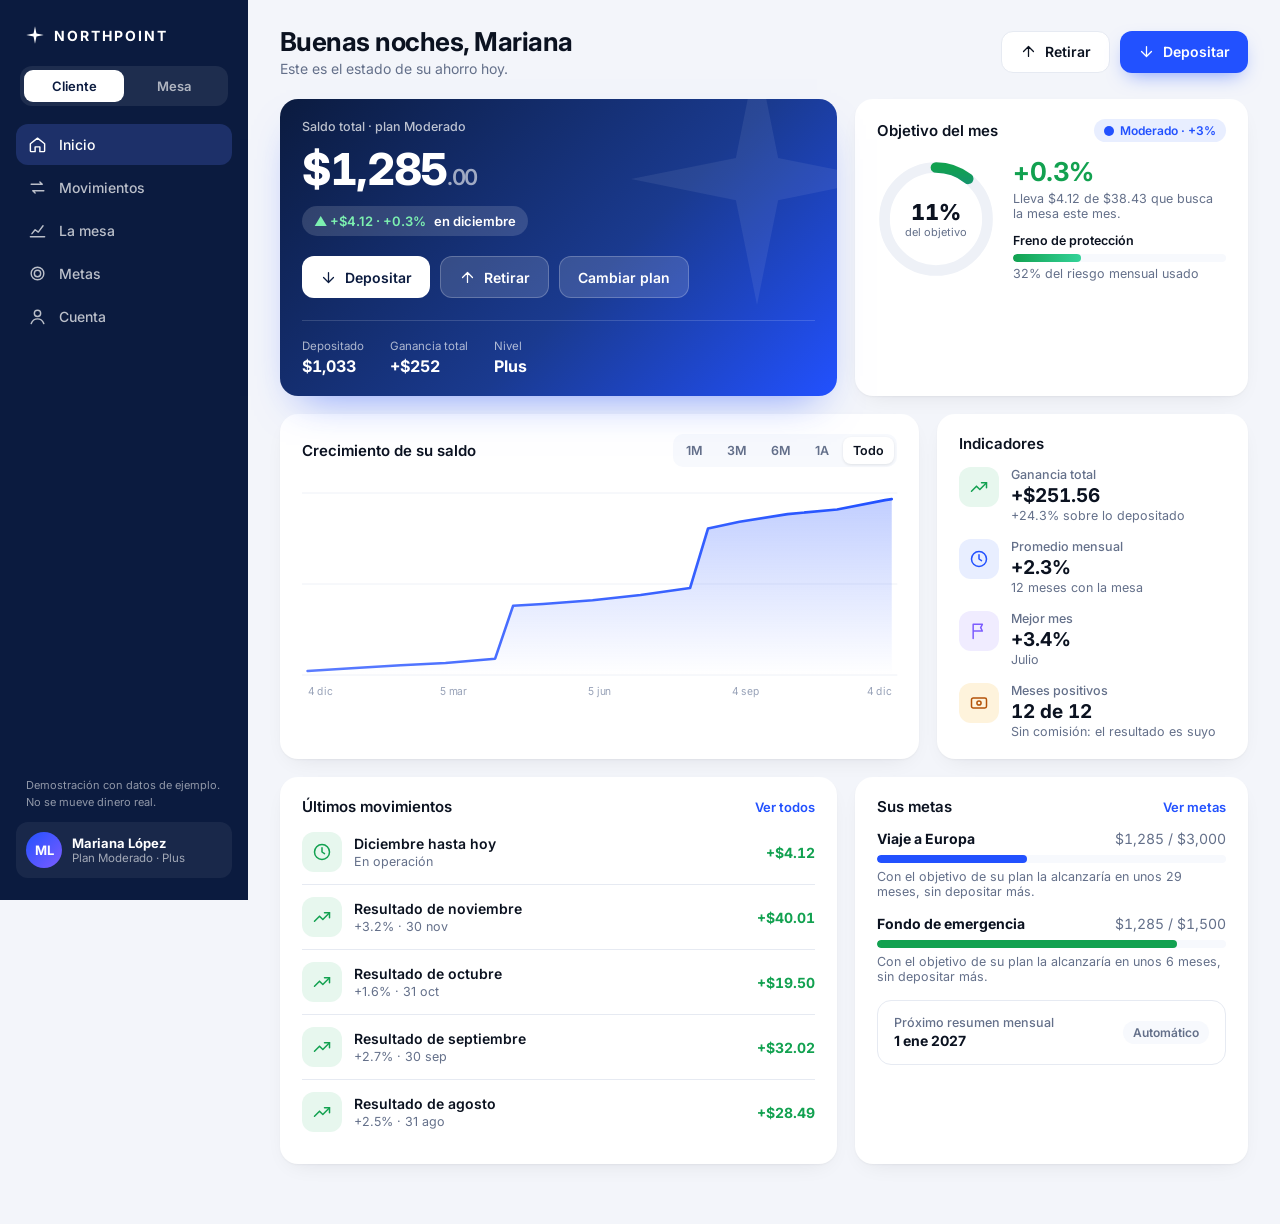
<file: app.html>
<!doctype html>
<html lang="es-MX">
<head>
<meta charset="utf-8">
<meta name="viewport" content="width=device-width,initial-scale=1,viewport-fit=cover">
<title>NORTHPOINT · App</title>
<meta name="description" content="Demo de la app NORTHPOINT: dashboard del cliente y vista de la mesa para el equipo.">
<meta name="theme-color" content="#080E20">
<meta property="og:title" content="NORTHPOINT · App">
<meta property="og:description" content="Demo de la app NORTHPOINT: dashboard del cliente y vista de la mesa para el equipo.">
<meta property="og:url" content="https://studioamr.github.io/np-plan/app.html">
<meta property="og:type" content="website">
<meta name="twitter:card" content="summary_large_image">
<meta property="og:image" content="https://studioamr.github.io/np-plan/img/app-desk.jpg">
<link rel="icon" href="favicon.svg" type="image/svg+xml">
<!--
  APP NORTHPOINT v6 · 30-sep-2026 · rediseño profesional con dos vistas:
  CLIENTE (dashboard, movimientos, mesa, metas, cuenta) y MESA/EQUIPO (resumen, clientes, riesgo, sesión, prospectos).
  MODO DEMOSTRACIÓN: datos de ejemplo generados en el navegador (localStorage). No mueve dinero real.
  En computadora: barra lateral. En celular o dentro del iPhone de la landing: pestañas abajo.
  Respaldo de la versión anterior: img/orig/app-v5-respaldo.html (no se publica).
-->
<link rel="preconnect" href="https://fonts.googleapis.com">
<link rel="preconnect" href="https://fonts.gstatic.com" crossorigin>
<link href="https://fonts.googleapis.com/css2?family=Inter:wght@400;500;600;700;800&display=swap" rel="stylesheet">
<style>
:root{
  --bg:#F3F5FA; --card:#FFFFFF; --ink:#0B1220; --mut:#64708A; --dim:#98A2B8; --line:#E6EAF2; --soft:#F7F9FD;
  --navy:#0B1B3F; --blue:#2251FF; --blue2:#5B7CFF; --sky:#E8EEFF;
  --green:#12A150; --greenS:#E7F7EE; --red:#E5484D; --redS:#FDECEC; --amber:#F59E0B; --amberS:#FEF3DC;
  --teal:#0EA5A4; --violet:#7C5CFF;
  --f:"Inter",system-ui,-apple-system,sans-serif; --r:18px; --sh:0 1px 2px rgba(11,18,32,.04),0 8px 24px -12px rgba(11,18,32,.12);
}
*{box-sizing:border-box;margin:0;padding:0}
html,body{height:100%}
body{font-family:var(--f);color:var(--ink);background:var(--bg);-webkit-font-smoothing:antialiased}
button{font-family:inherit;border:0;background:none;color:inherit;cursor:pointer}
a{color:inherit;text-decoration:none}
.num{font-variant-numeric:tabular-nums}
.g{color:var(--green)} .r{color:var(--red)} .b{color:var(--blue)} .m{color:var(--mut)}
.shell{display:grid;grid-template-columns:248px 1fr;min-height:100vh}
.side{position:sticky;top:0;height:100vh;background:var(--navy);color:#fff;display:flex;flex-direction:column;padding:22px 16px}
.logo{display:flex;align-items:center;gap:10px;font-weight:700;letter-spacing:.14em;font-size:14px;padding:4px 10px 22px}
.logo svg{width:18px;height:18px}
.mode{display:grid;grid-template-columns:1fr 1fr;background:rgba(255,255,255,.08);border-radius:12px;padding:4px;margin:0 4px 18px}
.mode button{padding:8px 0;border-radius:9px;font-size:13px;font-weight:600;color:rgba(255,255,255,.65)}
.mode button.on{background:#fff;color:var(--navy)}
.nav{display:grid;gap:2px}
.nav button{display:flex;align-items:center;gap:12px;padding:11px 12px;border-radius:12px;font-size:14px;font-weight:500;color:rgba(255,255,255,.72);text-align:left;transition:background .2s,color .2s}
.nav button svg{width:19px;height:19px;flex:0 0 19px}
.nav button:hover{background:rgba(255,255,255,.06);color:#fff}
.nav button.on{background:rgba(91,124,255,.22);color:#fff}
.nav button .dotn{margin-left:auto;background:var(--amber);color:var(--navy);font-size:11px;font-weight:700;border-radius:999px;padding:1px 7px}
.side-foot{margin-top:auto;display:grid;gap:12px}
.demo-tag{font-size:11px;color:rgba(255,255,255,.55);padding:0 10px;line-height:1.5}
.me{display:flex;align-items:center;gap:10px;padding:10px;border-radius:12px;background:rgba(255,255,255,.06)}
.av{width:36px;height:36px;border-radius:50%;display:grid;place-items:center;font-weight:700;font-size:13px;background:linear-gradient(135deg,var(--blue),var(--violet));color:#fff;flex:0 0 36px}
.me b{display:block;font-size:13px}.me span{display:block;font-size:11.5px;color:rgba(255,255,255,.6)}
.main{min-width:0;padding:26px 32px 60px}
.top{display:flex;justify-content:space-between;align-items:center;gap:16px;margin-bottom:22px;flex-wrap:wrap}
.top h1{font-size:26px;font-weight:700;letter-spacing:-.02em}
.top p{font-size:14px;color:var(--mut);margin-top:3px}
.top-act{display:flex;gap:10px;align-items:center}
.btn{display:inline-flex;align-items:center;justify-content:center;gap:8px;height:42px;padding:0 18px;border-radius:12px;font-weight:600;font-size:14px;transition:transform .15s,box-shadow .2s,background .2s}
.btn svg{width:17px;height:17px}
.btn:active{transform:scale(.97)}
.btn-p{background:var(--blue);color:#fff;box-shadow:0 8px 20px -8px rgba(34,81,255,.6)}
.btn-p:hover{background:#1B43E0}
.btn-s{background:var(--card);border:1px solid var(--line);color:var(--ink)}
.btn-w{background:#fff;color:var(--navy)}
.btn-gl{background:rgba(255,255,255,.14);color:#fff;border:1px solid rgba(255,255,255,.22)}
.btn[disabled]{opacity:.4;pointer-events:none}
.mtop,.tabs{display:none}
.grid{display:grid;gap:18px}
.g12{grid-template-columns:repeat(12,1fr)}
.c3{grid-column:span 3}.c4{grid-column:span 4}.c5{grid-column:span 5}.c6{grid-column:span 6}.c7{grid-column:span 7}.c8{grid-column:span 8}.c12{grid-column:span 12}
.card{background:var(--card);border-radius:var(--r);box-shadow:var(--sh);padding:20px 22px;min-width:0}
.card h3{font-size:15px;font-weight:600}
.card .hd{display:flex;justify-content:space-between;align-items:center;gap:10px;margin-bottom:14px;flex-wrap:wrap}
.lbl{font-size:12.5px;color:var(--mut);font-weight:500}
.big{font-size:28px;font-weight:700;letter-spacing:-.02em;margin-top:6px}
.sub{font-size:12.5px;color:var(--mut);margin-top:4px}
.pill{display:inline-flex;align-items:center;gap:6px;font-size:12px;font-weight:600;padding:4px 10px;border-radius:999px;white-space:nowrap}
.pill.g{background:var(--greenS);color:var(--green)} .pill.r{background:var(--redS);color:var(--red)} .pill.a{background:var(--amberS);color:#B45309} .pill.b{background:var(--sky);color:var(--blue)} .pill.n{background:var(--soft);color:var(--mut)}
.hero{position:relative;overflow:hidden;color:#fff;background:linear-gradient(135deg,#0B1B3F 0%,#1A3A8F 58%,#2251FF 100%);box-shadow:0 20px 40px -20px rgba(34,81,255,.55)}
.hero .star{position:absolute;right:-50px;top:-50px;width:260px;height:260px;color:rgba(255,255,255,.07)}
.hero .lbl{color:rgba(255,255,255,.72)}
.hero .saldo{font-size:44px;font-weight:800;letter-spacing:-.03em;margin:8px 0 10px}
.hero .saldo small{font-size:22px;opacity:.6;font-weight:600}
.hero .chip{display:inline-flex;gap:8px;align-items:center;padding:7px 12px;border-radius:999px;background:rgba(255,255,255,.14);font-size:13px;font-weight:600}
.hero .chip i{font-style:normal;color:#7CF0B0}
.hero .chip.neg i{color:#FFB3B3}
.hero .acts{display:flex;gap:10px;margin-top:20px;flex-wrap:wrap}
.hero .meta{display:grid;grid-template-columns:repeat(3,auto);gap:26px;margin-top:22px;padding-top:18px;border-top:1px solid rgba(255,255,255,.15);justify-content:start}
.hero .meta span{display:block;font-size:11.5px;color:rgba(255,255,255,.65)}
.hero .meta b{display:block;font-size:16px;margin-top:3px}
.ranges{display:flex;gap:4px;background:var(--soft);border-radius:10px;padding:3px}
.ranges button{padding:6px 10px;border-radius:8px;font-size:12.5px;font-weight:600;color:var(--mut)}
.ranges button.on{background:#fff;color:var(--ink);box-shadow:0 1px 3px rgba(11,18,32,.1)}
.chart{position:relative;width:100%;height:220px}
.chart svg{width:100%;height:100%;display:block;overflow:visible}
.tip{position:absolute;pointer-events:none;background:var(--navy);color:#fff;font-size:12px;font-weight:600;padding:6px 9px;border-radius:8px;white-space:nowrap;transform:translate(-50%,-125%);opacity:0;transition:opacity .15s}
.ring{position:relative;width:118px;height:118px;flex:0 0 118px}
.ring svg{width:100%;height:100%;transform:rotate(-90deg)}
.ring .c{position:absolute;inset:0;display:grid;place-items:center;text-align:center}
.ring .c b{font-size:22px;font-weight:800}
.ring .c span{display:block;font-size:11px;color:var(--mut)}
.goalrow{display:flex;gap:18px;align-items:center}
.kpi{display:flex;gap:12px;align-items:flex-start}
.kic{width:40px;height:40px;border-radius:12px;display:grid;place-items:center;flex:0 0 40px;font-size:14px}
.kic svg{width:20px;height:20px}
.kic.g{background:var(--greenS);color:var(--green)} .kic.b{background:var(--sky);color:var(--blue)} .kic.v{background:#F0ECFF;color:var(--violet)} .kic.a{background:var(--amberS);color:#B45309} .kic.t{background:#E3F7F6;color:var(--teal)} .kic.r{background:var(--redS);color:var(--red)}
.list{list-style:none}
.list li{display:grid;grid-template-columns:40px 1fr auto;gap:12px;align-items:center;padding:12px 0;border-top:1px solid var(--line)}
.list li:first-child{border-top:0;padding-top:2px}
.list .t{font-size:14px;font-weight:600}.list .d{font-size:12.5px;color:var(--mut);margin-top:2px}
.list .v{font-size:14px;font-weight:700;text-align:right}
.bar{height:8px;border-radius:8px;background:var(--soft);overflow:hidden}
.bar i{display:block;height:100%;border-radius:8px;background:linear-gradient(90deg,var(--blue),var(--blue2))}
.bar.a i{background:linear-gradient(90deg,#F59E0B,#FBBF24)} .bar.r i{background:linear-gradient(90deg,#E5484D,#F87171)} .bar.g i{background:linear-gradient(90deg,#12A150,#34D399)}
.planc{border-radius:14px;padding:14px 16px;border:1px solid var(--line);display:flex;justify-content:space-between;align-items:center;gap:12px}
.dotp{width:10px;height:10px;border-radius:50%;display:inline-block;margin-right:8px}
.link{font-size:13px;font-weight:600;color:var(--blue)}
.seg{display:flex;gap:6px;flex-wrap:wrap}
.seg button{padding:8px 13px;border-radius:10px;font-size:13px;font-weight:600;background:var(--card);border:1px solid var(--line);color:var(--mut)}
.seg button.on{background:var(--navy);color:#fff;border-color:var(--navy)}
table.tb{width:100%;border-collapse:collapse;font-size:13.5px}
.tb th{text-align:left;font-size:12px;color:var(--mut);font-weight:600;padding:10px 12px;border-bottom:1px solid var(--line);cursor:pointer;white-space:nowrap}
.tb td{padding:12px;border-bottom:1px solid var(--line);white-space:nowrap}
.tb tr:hover td{background:var(--soft)}
.tb .nm{display:flex;align-items:center;gap:10px;font-weight:600}
.tb .av{width:30px;height:30px;flex-basis:30px;font-size:11px}
.search{height:40px;border:1px solid var(--line);border-radius:12px;padding:0 14px;font:500 14px var(--f);background:var(--card);min-width:220px;outline:none}
.search:focus{border-color:var(--blue)}
.tbwrap{overflow-x:auto}
.live{display:inline-flex;align-items:center;gap:8px;font-size:13px;font-weight:600}
.ldot{width:9px;height:9px;border-radius:50%;background:var(--dim)}
.ldot.on{background:var(--green);animation:ping 1.8s infinite}
@keyframes ping{0%{box-shadow:0 0 0 0 rgba(18,161,80,.45)}70%{box-shadow:0 0 0 9px rgba(18,161,80,0)}100%{box-shadow:0 0 0 0 rgba(18,161,80,0)}}
.view{animation:in .35s cubic-bezier(.2,.7,.2,1)}
@keyframes in{from{opacity:0;transform:translateY(8px)}to{opacity:1;transform:none}}
.empty{padding:28px;text-align:center;color:var(--mut);font-size:14px}
.note{font-size:12px;color:var(--dim);margin-top:10px;line-height:1.5}
.scrim{position:fixed;inset:0;z-index:80;background:rgba(11,27,63,.45);backdrop-filter:blur(4px);display:none;align-items:center;justify-content:center;padding:16px}
.scrim.on{display:flex}
.sheet{background:#fff;border-radius:22px;width:100%;max-width:460px;max-height:92vh;overflow:auto;padding:26px;box-shadow:0 30px 60px -20px rgba(11,18,32,.4);animation:in .3s}
.sheet h2{font-size:22px;font-weight:700;letter-spacing:-.02em;margin:10px 0 6px}
.sheet p{font-size:14px;color:var(--mut)}
.amount{display:flex;align-items:baseline;justify-content:center;gap:4px;margin:24px 0 10px}
.amount span{font-size:30px;font-weight:600;color:var(--dim)}
.amount input{width:100%;max-width:240px;border:0;text-align:center;font:800 46px var(--f);letter-spacing:-.03em;outline:none;color:var(--ink)}
.quick{display:flex;gap:8px;justify-content:center;flex-wrap:wrap;margin-bottom:14px}
.quick button{padding:8px 13px;border-radius:10px;font-size:13px;font-weight:600;background:var(--soft);border:1px solid var(--line)}
.field{display:grid;gap:7px;margin-top:14px;font-size:13px;font-weight:600;color:var(--mut)}
.field input{height:46px;border:1px solid var(--line);border-radius:12px;padding:0 14px;font:500 15px var(--f);color:var(--ink);outline:none;background:#fff}
.field input:focus{border-color:var(--blue)}
.err{color:var(--red);font-size:13px;text-align:center;min-height:18px}
.btns{display:grid;gap:10px;margin-top:10px}
.plans{display:grid;gap:10px;margin:16px 0}
.pl{display:block;width:100%;text-align:left;border:1.5px solid var(--line);border-radius:14px;padding:14px 16px;background:#fff;color:var(--ink);transition:border-color .2s,box-shadow .2s}
.pl.on{border-color:var(--blue);box-shadow:0 0 0 4px rgba(34,81,255,.12)}
.pl .row{display:flex;justify-content:space-between;align-items:center}
.pl b{font-size:15px}.pl .o{font-size:20px;font-weight:800}
.pl .s{font-size:12.5px;color:var(--mut);margin-top:4px}
.welcome{position:fixed;inset:0;z-index:70;background:linear-gradient(160deg,#0B1B3F 0%,#1A3A8F 60%,#2251FF 100%);color:#fff;display:none;align-items:center;justify-content:center;padding:24px;overflow:auto}
.welcome.on{display:flex}
.wbox{max-width:420px;width:100%}
.wbox .star{width:54px;height:54px;color:#fff;margin-bottom:24px}
.wbox h1{font-size:38px;font-weight:800;letter-spacing:-.035em;line-height:1.05}
.wbox p{font-size:15.5px;opacity:.82;margin:14px 0 24px;line-height:1.55}
.wbox .btn{height:50px;font-size:15px}
.wbox .field{color:rgba(255,255,255,.8)}
.wfine{font-size:12px;opacity:.6;margin-top:18px;text-align:center}
.tl{position:fixed;left:50%;bottom:calc(env(safe-area-inset-bottom) + 80px);transform:translateX(-50%);z-index:45;display:flex;align-items:center;gap:9px;background:rgba(11,27,63,.92);color:#fff;padding:7px 12px;border-radius:999px;font-size:12px;box-shadow:0 10px 24px -10px rgba(11,27,63,.6);transition:opacity .3s;pointer-events:none;white-space:nowrap}
.tl b{font-weight:700;min-width:62px;text-transform:capitalize}
.tl-dot{width:7px;height:7px;border-radius:50%;background:#7CF0B0;animation:ping 1.6s infinite}
.tl-bar{width:56px;height:3px;border-radius:3px;background:rgba(255,255,255,.2);overflow:hidden}.tl-bar i{display:block;height:100%;background:#7CF0B0}
.tl.off{opacity:0}
@media(min-width:981px){.tl{bottom:24px}}
/* en cámara rápida la gráfica sube junto al saldo */
body.tlm .g12>*,html.emb .g12>*{order:2}body.tlm .g12>:nth-child(1),html.emb .g12>:nth-child(1){order:0}body.tlm .g12>:nth-child(3),html.emb .g12>:nth-child(3){order:1}
body.tlm .top{margin-bottom:10px}
/* dentro del iPhone de la landing: barra de estado propia, rayita de inicio y sin barra de scroll */
html.emb{scrollbar-width:none}html.emb::-webkit-scrollbar,html.emb body::-webkit-scrollbar{display:none}
.sbar{display:none}
html.emb .sbar{display:flex;position:absolute;top:0;left:0;right:0;height:46px;align-items:center;justify-content:space-between;padding:4px 30px 0 34px;color:#fff;font-size:14px;font-weight:600;letter-spacing:-.01em}
html.emb .sbar span{display:flex;gap:5px;align-items:center}
html.emb .sbar svg{height:11px;width:auto;fill:#fff}
html.emb .mtop{height:104px;padding:46px 18px 0;align-items:center}
html.emb .main{padding-top:118px;padding-bottom:120px}
html.emb .tabs{padding-bottom:28px}
html.emb .tabs:after{content:"";position:absolute;left:50%;bottom:8px;transform:translateX(-50%);width:120px;height:5px;border-radius:5px;background:rgba(255,255,255,.85)}
html.emb .tl{bottom:104px}
html.emb,html.emb body{background:#0A1128}
html.emb .scrim{padding:56px 12px 34px}
html.emb .top p{display:none}html.emb .top h1{font-size:20px}
html.emb .hero{padding:16px 18px}html.emb .hero .saldo{font-size:34px;margin:4px 0 8px}
html.emb .hero .acts{margin-top:14px;gap:8px;flex-wrap:nowrap}html.emb .hero .acts .btn{height:36px;padding:0 12px;font-size:13px}
html.emb .hero .acts .btn:last-child{display:none}
html.emb .hero .meta{margin-top:14px;padding-top:12px}
html.emb .chart{height:170px}
.toast{position:fixed;left:50%;bottom:28px;transform:translate(-50%,20px);z-index:95;background:var(--navy);color:#fff;padding:12px 16px;border-radius:12px;font-size:13.5px;font-weight:600;opacity:0;transition:all .3s;pointer-events:none}
.toast.on{opacity:1;transform:translate(-50%,0)}
@media(max-width:980px){
  /* en celular el fondo es oscuro, como las barras: sin orillas blancas */
  body{background:#0A1128}
  .top h1{color:#fff}.top p{color:rgba(255,255,255,.6)}
  .top .live{color:rgba(255,255,255,.85)}
  .card{box-shadow:0 10px 30px -18px rgba(0,0,0,.6)}
  .hero{box-shadow:0 18px 40px -20px rgba(34,81,255,.7)}
  .search{background:#fff}
  .shell{display:block}
  .side{display:none}
  .main{padding:calc(env(safe-area-inset-top) + 70px) 14px 100px}
  .mtop{display:flex;position:fixed;top:0;left:0;right:0;z-index:40;height:calc(env(safe-area-inset-top) + 58px);padding:env(safe-area-inset-top) 16px 0;align-items:center;justify-content:space-between;background:rgba(8,14,32,.96);backdrop-filter:blur(14px);border-bottom:1px solid rgba(255,255,255,.06)}
  .mtop .logo{color:#fff;padding:0}
  .mtop .mode{margin:0;background:rgba(255,255,255,.08);border:1px solid rgba(255,255,255,.1)}
  .mtop .mode button{color:rgba(255,255,255,.6);padding:6px 12px;font-size:12px}
  .mtop .mode button.on{background:#fff;color:var(--navy)}
  .tabs{display:grid;position:fixed;left:0;right:0;bottom:0;z-index:40;grid-auto-flow:column;grid-auto-columns:1fr;background:rgba(8,14,32,.97);backdrop-filter:blur(14px);border-top:1px solid rgba(255,255,255,.06);padding:6px 4px calc(6px + env(safe-area-inset-bottom))}
  .tabs button{display:flex;flex-direction:column;align-items:center;gap:3px;font-size:10.5px;font-weight:600;color:rgba(255,255,255,.45);padding:6px 0;position:relative}
  .tabs button svg{width:22px;height:22px}
  .tabs button.on{color:#fff}
  .tabs button.on svg{color:#7C9BFF}
  .tabs button.on:before{content:"";position:absolute;top:-6px;left:30%;right:30%;height:2px;border-radius:2px;background:#5B7CFF}
  .top{margin-bottom:14px}.top h1{font-size:22px}
  .top-act .btn-s{display:none}
  .top-act{display:none}
  .grid{gap:12px}
  .g12>*{grid-column:span 12!important}
  .card{padding:16px}
  .hero .saldo{font-size:38px}
  .hero .meta{gap:14px;grid-template-columns:repeat(3,1fr)}
  .chart{height:180px}
  .search{min-width:0;width:100%}
}
</style>
</head>
<body>
<svg width="0" height="0" style="position:absolute"><defs>
<linearGradient id="gArea" x1="0" x2="0" y1="0" y2="1"><stop offset="0" stop-color="#2251FF" stop-opacity=".28"/><stop offset="1" stop-color="#2251FF" stop-opacity="0"/></linearGradient>
<linearGradient id="gLine" x1="0" x2="1"><stop offset="0" stop-color="#5B7CFF"/><stop offset="1" stop-color="#2251FF"/></linearGradient>
<linearGradient id="gRing" x1="0" x2="1"><stop offset="0" stop-color="#2251FF"/><stop offset="1" stop-color="#12A150"/></linearGradient></defs>
<symbol id="star" viewBox="0 0 64 64"><path fill="currentColor" d="M32 1 37.2 26.8 63 32 37.2 37.2 32 63 26.8 37.2 1 32 26.8 26.8Z"/></symbol></svg>

<div class="shell">
  <aside class="side">
    <div class="logo"><svg><use href="#star"/></svg>NORTHPOINT</div>
    <div class="mode"><button data-mode="cliente" class="on">Cliente</button><button data-mode="mesa">Mesa</button></div>
    <nav class="nav" id="navD"></nav>
    <div class="side-foot">
      <div class="demo-tag">Demostración con datos de ejemplo. No se mueve dinero real.</div>
      <div class="me"><div class="av" id="meAv">NP</div><div><b id="meName"></b><span id="meSub"></span></div></div>
    </div>
  </aside>
  <header class="mtop"><div class="sbar"><b>9:41</b><span><svg viewBox="0 0 18 11"><rect x="0" y="7" width="3" height="4" rx="1"/><rect x="5" y="5" width="3" height="6" rx="1"/><rect x="10" y="2.5" width="3" height="8.5" rx="1"/><rect x="15" y="0" width="3" height="11" rx="1"/></svg><svg viewBox="0 0 16 11"><path d="M8 2.2c2.3 0 4.4.9 6 2.4l1.3-1.4A10.6 10.6 0 0 0 8 .2C5.2.2 2.6 1.3.7 3.2L2 4.6a8.6 8.6 0 0 1 6-2.4Zm0 3.9c1.3 0 2.5.5 3.4 1.3l1.4-1.4A6.8 6.8 0 0 0 8 4.1c-1.8 0-3.5.7-4.8 1.9l1.4 1.4c.9-.8 2.1-1.3 3.4-1.3Zm0 3.8c-.5 0-.9.2-1.2.5L8 11.6l1.2-1.2c-.3-.3-.7-.5-1.2-.5Z"/></svg><svg viewBox="0 0 27 12"><rect x=".5" y=".5" width="23" height="11" rx="3.5" fill="none" stroke="#fff" opacity=".5"/><rect x="2" y="2" width="18" height="8" rx="2"/><rect x="24.5" y="4" width="2" height="4" rx="1" opacity=".5"/></svg></span></div><div class="logo"><svg><use href="#star"/></svg>NORTHPOINT</div><div class="mode"><button data-mode="cliente" class="on">Cliente</button><button data-mode="mesa">Mesa</button></div></header>
  <main class="main" id="main"></main>
</div>
<nav class="tabs" id="tabsM"></nav>
<div class="scrim" id="scrim"><div class="sheet" id="sheet"></div></div>
<div class="welcome" id="welcome"><div class="wbox" id="wbox"></div></div>
<div class="toast" id="toast"></div>

<script>
// ═════════════ configuración ═════════════
const CONFIG = {
  planes: [
    { id:"bas", nombre:"Básico",   color:"#0EA5A4", objetivo:1.5, riesgo:1, lema:"Estabilidad primero" },
    { id:"mod", nombre:"Moderado", color:"#2251FF", objetivo:3,   riesgo:1.5,   lema:"Crecimiento equilibrado" }
  ],
  niveles: [ { nombre:"Inicial", min:100 }, { nombre:"Plus", min:1000 }, { nombre:"Privado", min:10000 } ],   // sin comisión: el resultado del mes es todo del cliente
  traders: ["André Macouzet", "Pablo Ochoa", "Gerardo Andaluz"],
  KEY: "np-app-v8", minimo: 100
};
const MESES = ["enero","febrero","marzo","abril","mayo","junio","julio","agosto","septiembre","octubre","noviembre","diciembre"];
const $ = s => document.querySelector(s), $$ = s => [...document.querySelectorAll(s)];
const usd = (n, d=2) => (n<0?"−":"") + "$" + Math.abs(n).toLocaleString("en-US",{minimumFractionDigits:d,maximumFractionDigits:d});
const usd0 = n => usd(n,0);
const pct = (n, d=1) => (n>=0?"+":"−") + Math.abs(n).toFixed(d) + "%";
const sg = n => n>=0 ? "+" : "";
const planDe = id => CONFIG.planes.find(p=>p.id===id) || CONFIG.planes[1];
const nivelDe = s => CONFIG.niveles.slice().reverse().find(n => s >= n.min) || CONFIG.niveles[0];
const ini = n => n.split(/\s+/).map(w=>w[0]).slice(0,2).join("").toUpperCase();
const fecha = d => `${d.getDate()} ${MESES[d.getMonth()].slice(0,3)}`;
const Mes = i => MESES[i].charAt(0).toUpperCase() + MESES[i].slice(1);
function rng(seed){ let t = seed>>>0; return () => { t += 0x6D2B79F5; let r = Math.imul(t ^ t>>>15, 1|t); r ^= r + Math.imul(r ^ r>>>7, 61|r); return ((r ^ r>>>14)>>>0)/4294967296; }; }
function normal(r){ let u=0,v=0; while(!u) u=r(); while(!v) v=r(); return Math.sqrt(-2*Math.log(u))*Math.cos(2*Math.PI*v); }
const I = p => `<svg viewBox="0 0 24 24" fill="none" stroke="currentColor" stroke-width="1.8" stroke-linecap="round" stroke-linejoin="round">${p}</svg>`;
const ICO = {
  home:'<path d="M3 11 12 4l9 7v9a1 1 0 0 1-1 1h-5v-6H9v6H4a1 1 0 0 1-1-1z"/>', mov:'<path d="M4 8h14l-3-3M20 16H6l3 3"/>',
  mesa:'<path d="M3 20h18M5 16l4-5 4 3 6-8"/>', meta:'<circle cx="12" cy="12" r="8"/><circle cx="12" cy="12" r="4"/>',
  user:'<circle cx="12" cy="8" r="4"/><path d="M4 21c1.5-4 4.5-6 8-6s6.5 2 8 6"/>', grid:'<rect x="3" y="3" width="7" height="7" rx="2"/><rect x="14" y="3" width="7" height="7" rx="2"/><rect x="3" y="14" width="7" height="7" rx="2"/><rect x="14" y="14" width="7" height="7" rx="2"/>',
  users:'<circle cx="9" cy="8" r="3.5"/><path d="M2.5 20c1.2-3.5 3.6-5 6.5-5s5.3 1.5 6.5 5"/><path d="M16 5.5a3 3 0 0 1 0 5.8M18 15c1.8.6 3 2.2 3.5 5"/>',
  shield:'<path d="M12 3l8 3v6c0 4.5-3.4 8-8 9-4.6-1-8-4.5-8-9V6z"/><path d="M12 9v4M12 16h.01"/>', inbox:'<path d="M4 13l2-8h12l2 8v6H4z"/><path d="M4 13h5l1 2h4l1-2h5"/>',
  up:'<path d="M12 19V5M5 12l7-7 7 7"/>', down:'<path d="M12 5v14M5 12l7 7 7-7"/>', trend:'<path d="M3 17l6-6 4 4 8-8"/><path d="M15 7h6v6"/>', pctI:'<path d="M19 5 5 19"/><circle cx="7" cy="7" r="2.2"/><circle cx="17" cy="17" r="2.2"/>',
  cash:'<rect x="3" y="6" width="18" height="12" rx="2"/><circle cx="12" cy="12" r="2.5"/>', doc:'<path d="M6 3h8l4 4v14H6z"/><path d="M14 3v4h4M9 13h6M9 17h6"/>', bell:'<path d="M6 16V11a6 6 0 1 1 12 0v5l2 2H4z"/><path d="M10 21h4"/>',
  chat:'<path d="M4 5h16v11H9l-5 4z"/>', gift:'<rect x="3" y="8" width="18" height="13" rx="2"/><path d="M12 8v13M3 12h18M12 8c-2-4-6-3-5 0M12 8c2-4 6-3 5 0"/>',
  clock:'<circle cx="12" cy="12" r="9"/><path d="M12 7v5l3 2"/>', flag:'<path d="M5 21V4h11l-2 4 2 4H5"/>'
};

// ═════════════ estado ═════════════
const MUESTRA = new URLSearchParams(location.search).has("muestra");
try{ if(window.top !== window.self || new URLSearchParams(location.search).has("emb")) document.documentElement.classList.add("emb"); }catch(_){ document.documentElement.classList.add("emb"); }
if(MUESTRA) CONFIG.KEY = "np-app-v8-muestra";
let S = null, MODE = "cliente", VIEW = "inicio";
const load = () => { try{ S = JSON.parse(localStorage.getItem(CONFIG.KEY)); }catch(_){ S = null; } };
// CÁMARA RÁPIDA (?timelapse=1, el iPhone de la landing): el reloj de la app se mueve 12 meses en 10 s y vuelve a empezar
const TL = new URLSearchParams(location.search).has("timelapse");
let NOWT = null, FAST = new URLSearchParams(location.search).has("shot");   // ?shot=1: sin animaciones, para capturas
const nowD = () => NOWT ? new Date(NOWT) : new Date();
const save = () => { if(TL) return; try{ localStorage.setItem(CONFIG.KEY, JSON.stringify(S)); }catch(_){} };

function crearCuenta(nombre, plan, monto, seed){
  const p = planDe(plan), r = rng(seed || Date.now()%1e9), hoy = new Date(), N = 12;
  const movs = []; let bal = monto, hwm = monto;
  const alta = new Date(hoy.getFullYear(), hoy.getMonth()-N, 4, 10);
  movs.push({ tipo:"dep", fecha:alta.toISOString(), monto, nota:"Depósito inicial" });
  for(let k=N; k>=1; k--){
    const fin = new Date(hoy.getFullYear(), hoy.getMonth()-k+1, 0, 18);
    if(k===8 || k===4){ const d = Math.max(50, Math.round(monto*(.25+r()*.25)/50)*50); movs.push({ tipo:"dep", fecha:new Date(fin.getFullYear(), fin.getMonth(), 12).toISOString(), monto:d, nota:"Depósito" }); bal += d; hwm += d; }
    const ret = Math.max(p.objetivo*.75 + p.riesgo*.75*normal(r), -p.riesgo);
    const antes = bal; bal *= 1 + ret/100;
    movs.push({ tipo:"res", fecha:fin.toISOString(), monto:bal-antes, pct:ret, mes:fin.getMonth(), anio:fin.getFullYear() });
  }
  const frac = Math.min(1, hoy.getDate()/30), retMes = Math.max(p.objetivo*.7 + p.riesgo*.5*normal(r), -p.riesgo)*frac;
  const ops = []; const n = 6 + Math.floor(r()*6); let rest = bal*retMes/100;
  for(let i=0;i<n;i++){
    const dia = Math.max(1, Math.round((i+1)/n*Math.max(1,hoy.getDate()-1)));
    const share = i===n-1 ? rest : rest/(n-i) + (r()-.5)*bal*p.riesgo/100*.5; rest -= share;
    ops.push({ fecha:new Date(hoy.getFullYear(), hoy.getMonth(), dia, 8+Math.floor(r()*5), Math.floor(r()*59)).toISOString(), inst: r()>.5?"Nasdaq 100":"S&P 500", dir: r()>.45?"Compra":"Venta", monto:share, trader: CONFIG.traders[Math.floor(r()*3)] });
  }
  S = { nombre, plan, creado:alta.toISOString(), movs, ops,
    metas:[ { nombre:"Enganche de casa", objetivo:Math.max(2000, Math.round(monto*2.5/1000)*1000), color:"#2251FF" }, { nombre:"Fondo de emergencia", objetivo:Math.max(1000, Math.round(monto*1.1/500)*500), color:"#12A150" } ],
    notif:{ resultados:true, operaciones:false, freno:true }, dosPasos:false };
  save();
}
// la cuenta de ejemplo se ajusta para que el saldo de hoy sea exactamente DEMO_SALDO
const DEMO_SALDO = 1285;
function demo(){ crearCuenta("Mariana López","mod",1000,20260929);
  const k = DEMO_SALDO / (S.movs.reduce((a,m)=>a+m.monto,0) + S.ops.reduce((a,o)=>a+o.monto,0));
  S.movs.forEach(m => { m.monto = Math.round(m.monto*k*100)/100; }); S.ops.forEach(o => { o.monto = Math.round(o.monto*k*100)/100; });
  const dif = DEMO_SALDO - (S.movs.reduce((a,m)=>a+m.monto,0) + S.ops.reduce((a,o)=>a+o.monto,0)); S.movs[0].monto = Math.round((S.movs[0].monto + dif)*100)/100;
  S.metas = [ { nombre:"Viaje a Europa", objetivo:3000, color:"#2251FF" }, { nombre:"Fondo de emergencia", objetivo:1500, color:"#12A150" } ];
  save(); }
const opsMes = () => S.ops.reduce((a,o)=>a+o.monto,0);
const saldo = () => S.movs.reduce((a,m)=>a+m.monto,0) + opsMes();
const depositado = () => S.movs.filter(m=>m.tipo==="dep"||m.tipo==="ret").reduce((a,m)=>a+m.monto,0);
const resultados = () => S.movs.filter(m=>m.tipo==="res").sort((a,b)=>a.fecha<b.fecha?-1:1);
function serie(){ const pts = []; let acc = 0; [...S.movs].sort((a,b)=>a.fecha<b.fecha?-1:1).forEach(m => { acc += m.monto; pts.push({ t:new Date(m.fecha), v:acc }); }); pts.push({ t:nowD(), v:saldo() }); return pts; }
function cumOps(){ let a = 0; return [...S.ops].sort((x,y)=>x.fecha<y.fecha?-1:1).map(o => a += o.monto); }
function uso(){ const p = planDe(S.plan), base = saldo()-opsMes(), worst = Math.min(0, ...cumOps()); return Math.min(1, Math.abs(worst)/base*100/p.riesgo); }

// ═════════════ gráficas ═════════════
function area(el, pts, fmt){
  if(!el) return;
  const W = 640, H = 220, pl = 6, pr = 6, pt = 12, pb = 26;
  if(pts.length < 2){ el.innerHTML = `<div class="empty">Sin datos todavía</div>`; return; }
  const t0 = +pts[0].t, t1 = +pts[pts.length-1].t, vs = pts.map(p=>p.v), lo = Math.min(...vs)*.97, hi = Math.max(...vs)*1.02;
  const x = t => pl + (t-t0)/((t1-t0)||1)*(W-pl-pr), y = v => pt + (1-(v-lo)/((hi-lo)||1))*(H-pt-pb);
  const d = pts.map((p,i)=>`${i?"L":"M"}${x(+p.t).toFixed(1)},${y(p.v).toFixed(1)}`).join("");
  const ticks = [0,.25,.5,.75,1].map(f => new Date(t0 + (t1-t0)*f));
  el.innerHTML = `<svg viewBox="0 0 ${W} ${H}" preserveAspectRatio="none">
    ${[0,.5,1].map(f=>`<line x1="0" x2="${W}" y1="${pt+f*(H-pt-pb)}" y2="${pt+f*(H-pt-pb)}" stroke="#EEF1F7" vector-effect="non-scaling-stroke"/>`).join("")}
    <path d="${d}L${x(t1)},${H-pb}L${x(t0)},${H-pb}Z" fill="url(#gArea)"/>
    <path class="ln" d="${d}" fill="none" stroke="url(#gLine)" stroke-width="2.6" vector-effect="non-scaling-stroke" stroke-linejoin="round" stroke-linecap="round"/>
    <line class="cx" x1="0" x2="0" y1="${pt}" y2="${H-pb}" stroke="#2251FF" stroke-dasharray="3 3" opacity="0" vector-effect="non-scaling-stroke"/>
    ${ticks.map((t,i)=>`<text x="${i===0?pl:i===4?W-pr:x(+t)}" y="${H-6}" font-size="11" fill="#98A2B8" text-anchor="${i===0?"start":i===4?"end":"middle"}">${fecha(t)}</text>`).join("")}
  </svg><div class="tip"></div><div class="cdot" style="position:absolute;width:12px;height:12px;border-radius:50%;background:#fff;border:3px solid #2251FF;transform:translate(-50%,-50%);opacity:0;pointer-events:none"></div>`;
  const svg = el.querySelector("svg"), tip = el.querySelector(".tip"), cx = el.querySelector(".cx"), cd = el.querySelector(".cdot"), path = el.querySelector(".ln");
  if(!FAST) try{ const L = path.getTotalLength(); path.style.strokeDasharray = L; path.style.strokeDashoffset = L; requestAnimationFrame(()=>{ path.style.transition = "stroke-dashoffset 1.2s cubic-bezier(.2,.7,.2,1)"; path.style.strokeDashoffset = 0; }); }catch(_){}
  const show = cxp => { const r = svg.getBoundingClientRect(), fx = (cxp - r.left)/r.width*W, tt = t0 + (fx-pl)/(W-pl-pr)*(t1-t0);
    let best = pts[0]; for(const p of pts) if(Math.abs(+p.t-tt) < Math.abs(+best.t-tt)) best = p;
    const X = x(+best.t), Y = y(best.v); cx.setAttribute("x1",X); cx.setAttribute("x2",X); cx.setAttribute("opacity",.6);
    cd.style.left = (X/W*100)+"%"; cd.style.top = (Y/H*100)+"%"; cd.style.opacity = 1;
    tip.style.left = (X/W*100)+"%"; tip.style.top = (Y/H*100)+"%"; tip.style.opacity = 1; tip.textContent = `${fmt(best.v)} · ${fecha(best.t)}`; };
  el.onmousemove = e => show(e.clientX); el.ontouchmove = e => show(e.touches[0].clientX);
  el.onmouseleave = () => { tip.style.opacity = 0; cx.setAttribute("opacity",0); cd.style.opacity = 0; };
}
function bars(el, items){
  const W = 640, H = 200, pb = 24, mx = Math.max(...items.map(i=>Math.abs(i.v)), 1), mid = (H-pb)/2, bw = (W/items.length)*.56;
  el.innerHTML = `<svg viewBox="0 0 ${W} ${H}" preserveAspectRatio="none"><line x1="0" x2="${W}" y1="${mid}" y2="${mid}" stroke="#E6EAF2" vector-effect="non-scaling-stroke"/>
    ${items.map((it,i)=>{ const h = Math.abs(it.v)/mx*(mid-8), X = (i+.5)*(W/items.length) - bw/2; return `<rect class="bb" x="${X}" y="${it.v>=0?mid-h:mid}" width="${bw}" height="${h}" rx="4" fill="${it.v>=0?"#12A150":"#E5484D"}" style="transform-origin:${X+bw/2}px ${mid}px"><title>${it.l}: ${pct(it.v)}</title></rect>
    <text x="${X+bw/2}" y="${H-6}" font-size="11" fill="#98A2B8" text-anchor="middle">${it.l}</text>`; }).join("")}</svg>`;
  el.querySelectorAll(".bb").forEach((b,i)=>{ b.style.transform="scaleY(0)"; b.style.transition=`transform .6s ${i*.04}s cubic-bezier(.2,.7,.2,1)`; requestAnimationFrame(()=>requestAnimationFrame(()=>b.style.transform="scaleY(1)")); });
}
function donut(el, segs, center){
  const tot = segs.reduce((a,s)=>a+s.v,0)||1, R = 54, C = 2*Math.PI*R; let off = 0;
  el.innerHTML = `<div style="display:flex;gap:20px;align-items:center;flex-wrap:wrap"><div class="ring" style="width:150px;height:150px;flex-basis:150px"><svg viewBox="0 0 140 140">
    <circle cx="70" cy="70" r="${R}" fill="none" stroke="#EEF1F7" stroke-width="16"/>
    ${segs.map(s=>{ const len = s.v/tot*C, c = `<circle cx="70" cy="70" r="${R}" fill="none" stroke="${s.c}" stroke-width="16" stroke-dasharray="${len} ${C-len}" stroke-dashoffset="${-off}"/>`; off += len; return c; }).join("")}
    </svg><div class="c"><div><b>${center[0]}</b><span>${center[1]}</span></div></div></div>
    <div style="display:grid;gap:10px;flex:1;min-width:140px">${segs.map(s=>`<div style="display:flex;justify-content:space-between;gap:10px;font-size:13.5px"><span><i class="dotp" style="background:${s.c}"></i>${s.l}</span><b class="num">${Math.round(s.v/tot*100)}%</b></div>`).join("")}</div></div>`;
}
function ring(v, color){ const C = 2*Math.PI*48, f = Math.max(0, Math.min(1, v)); return `<svg viewBox="0 0 110 110"><circle cx="55" cy="55" r="48" fill="none" stroke="#EEF1F7" stroke-width="10"/><circle class="rg" cx="55" cy="55" r="48" fill="none" stroke="${color||"url(#gRing)"}" stroke-width="10" stroke-linecap="round" stroke-dasharray="${C}" stroke-dashoffset="${FAST?C*(1-f):C}" data-to="${C*(1-f)}" style="${FAST?"":"transition:stroke-dashoffset 1.2s cubic-bezier(.2,.7,.2,1)"}"/></svg>`; }
const animRings = () => requestAnimationFrame(()=>requestAnimationFrame(()=>$$(".rg").forEach(c=>c.style.strokeDashoffset = c.dataset.to)));
const countUp = () => $$("[data-count]").forEach(el => { const to = +el.dataset.count, dec = +(el.dataset.dec||0), pre = el.dataset.pre||"", t0 = performance.now();
  if(FAST){ el.textContent = pre + to.toLocaleString("en-US",{minimumFractionDigits:dec,maximumFractionDigits:dec}); return; }
  const f = now => { const p = Math.min(1,(now-t0)/900), e = 1-Math.pow(1-p,3); el.textContent = pre + (to*e).toLocaleString("en-US",{minimumFractionDigits:dec,maximumFractionDigits:dec}); if(p<1) requestAnimationFrame(f); }; requestAnimationFrame(f); });

// ═════════════ navegación ═════════════
const NAV = {
  cliente: [["inicio","Inicio",ICO.home],["movimientos","Movimientos",ICO.mov],["mesa","La mesa",ICO.mesa],["metas","Metas",ICO.meta],["cuenta","Cuenta",ICO.user]],
  mesa: [["resumen","Resumen",ICO.grid],["clientes","Clientes",ICO.users],["riesgo","Riesgo",ICO.shield],["sesion","Sesión",ICO.mesa],["prospectos","Prospectos",ICO.inbox]]
};
function buildNav(){
  const alerts = MODE==="mesa" ? TEAM.clientes.filter(c=>c.freno>=.7).length : 0;
  $("#navD").innerHTML = NAV[MODE].map(([id,t,ic])=>`<button data-go="${id}" class="${id===VIEW?"on":""}">${I(ic)}${t}${id==="riesgo"&&alerts?`<span class="dotn">${alerts}</span>`:""}</button>`).join("");
  $("#tabsM").innerHTML = NAV[MODE].map(([id,t,ic])=>`<button data-go="${id}" class="${id===VIEW?"on":""}">${I(ic)}${t}</button>`).join("");
  $$("[data-mode]").forEach(b=>b.classList.toggle("on", b.dataset.mode===MODE));
  $("#meAv").textContent = MODE==="mesa" ? "NP" : ini(S.nombre);
  $("#meName").textContent = MODE==="mesa" ? "Mesa NORTHPOINT" : S.nombre;
  $("#meSub").textContent = MODE==="mesa" ? "Vista del equipo · demo" : `Plan ${planDe(S.plan).nombre} · ${nivelDe(saldo()).nombre}`;
}
function go(v){ VIEW = v; buildNav(); render(); window.scrollTo(0,0); try{ sessionStorage.setItem("np6", MODE+"|"+v); }catch(_){} }
function setMode(m){ MODE = m; go(NAV[m][0][0]); }
document.addEventListener("click", e => {
  const g = e.target.closest("[data-go]"); if(g){ go(g.dataset.go); return; }
  const m = e.target.closest("[data-mode]"); if(m){ setMode(m.dataset.mode); return; }
  const s = e.target.closest("[data-sheet]"); if(s){ sheet(s.dataset.sheet, s.dataset.arg); }
});

// ═════════════ vistas del cliente ═════════════
let RANGO = "todo", FILT = "todos";
const kpi = (c, ic, l, v, s) => `<div class="kpi"><div class="kic ${c}">${I(ic)}</div><div><div class="lbl">${l}</div><div class="num" style="font-size:19px;font-weight:700;margin-top:2px">${v}</div><div class="sub" style="margin-top:1px">${s}</div></div></div>`;
function metaInfo(m){ const bal = saldo(), p = planDe(S.plan), net = p.objetivo/100;
  return { v: Math.min(1, bal/m.objetivo), meses: bal >= m.objetivo ? 0 : Math.ceil(Math.log(m.objetivo/bal)/Math.log(1+net)) }; }
function metaRow(m){ const bal = saldo(), k = metaInfo(m);
  return `<div style="display:flex;justify-content:space-between;gap:10px;font-size:14px"><b>${m.nombre}</b><span class="num m">${usd0(Math.min(bal,m.objetivo))} / ${usd0(m.objetivo)}</span></div>
  <div class="bar" style="margin:8px 0 6px"><i style="width:${Math.round(k.v*100)}%;background:${m.color}"></i></div>
  <div class="sub">${k.meses===0?"Meta alcanzada con su saldo actual.":`Con el objetivo de su plan la alcanzaría en unos ${k.meses} meses, sin depositar más.`}</div>`; }
function movList(){ const cur = S.ops.length ? [{ tipo:"mes", fecha:nowD().toISOString(), monto:opsMes() }] : []; return [...S.movs, ...cur].sort((a,b)=>a.fecha<b.fecha?1:-1); }
function movLi(m){
  const M = { dep:["Depósito","b",ICO.down], ret:["Retiro","v",ICO.up], res:[`Resultado de ${MESES[m.mes]}`, m.monto>=0?"g":"r", ICO.trend], fee:["Comisión de la mesa","a",ICO.pctI], mes:[`${Mes(nowD().getMonth())} hasta hoy`, m.monto>=0?"g":"r", ICO.clock] }[m.tipo];
  const d = m.tipo==="res" ? `${pct(m.pct)} · ${fecha(new Date(m.fecha))}` : m.tipo==="fee" ? m.nota : m.tipo==="mes" ? "En operación" : fecha(new Date(m.fecha));
  return `<li><div class="kic ${M[1]}">${I(M[2])}</div><div><div class="t">${m.tipo==="dep"&&m.nota?m.nota:M[0]}</div><div class="d">${d}</div></div><div class="v num ${m.tipo==="res"||m.tipo==="mes"?(m.monto>=0?"g":"r"):""}">${sg(m.monto)}${usd(m.monto)}</div></li>`;
}
function vInicio(){
  const bal = saldo(), dep = depositado(), gan = bal - dep, p = planDe(S.plan), nv = nivelDe(bal), om = opsMes(), base = bal - om, omp = om/base*100;
  const res = resultados(), mejor = res.reduce((a,m)=>m.pct>a.pct?m:a, res[0]||{pct:0,mes:0}), prom = res.reduce((a,m)=>a+m.pct,0)/(res.length||1);
  const meta = base*p.objetivo/100, av = om/meta, h = nowD().getHours(), [ent, dec] = usd(bal).split("."), u = uso();
  const prox = new Date(nowD().getFullYear(), nowD().getMonth()+1, 1);
  return `<div class="top"><div><h1>${h<12?"Buenos días":h<19?"Buenas tardes":"Buenas noches"}, ${S.nombre.split(" ")[0]}</h1><p>Este es el estado de su ahorro hoy.</p></div>
    <div class="top-act"><button class="btn btn-s" data-sheet="ret">${I(ICO.up)} Retirar</button><button class="btn btn-p" data-sheet="dep">${I(ICO.down)} Depositar</button></div></div>
  <div class="grid g12">
    <div class="card hero c7"><svg class="star"><use href="#star"/></svg>
      <div class="lbl">Saldo total · plan ${p.nombre}</div>
      <div class="saldo num">${ent}<small>.${dec}</small></div>
      <span class="chip ${om<0?"neg":""}"><i>${om>=0?"▲":"▼"} ${sg(om)}${usd(om)} · ${pct(omp)}</i> en ${MESES[nowD().getMonth()]}</span>
      <div class="acts"><button class="btn btn-w" data-sheet="dep">${I(ICO.down)} Depositar</button><button class="btn btn-gl" data-sheet="ret">${I(ICO.up)} Retirar</button><button class="btn btn-gl" data-sheet="plan">Cambiar plan</button></div>
      <div class="meta"><div><span>Depositado</span><b class="num">${usd0(dep)}</b></div><div><span>Ganancia total</span><b class="num">${sg(gan)}${usd0(gan)}</b></div><div><span>Nivel</span><b>${nv.nombre}</b></div></div>
    </div>
    <div class="card c5"><div class="hd"><h3>Objetivo del mes</h3><span class="pill b"><i class="dotp" style="background:${p.color};margin:0"></i>${p.nombre} · +${p.objetivo}%</span></div>
      <div class="goalrow"><div class="ring">${ring(av)}<div class="c"><div><b class="num">${om<0?0:Math.round(Math.max(0,Math.min(1,av))*100)}%</b><span>del objetivo</span></div></div></div>
      <div style="flex:1;min-width:0"><div class="big num ${om>=0?"g":"r"}" style="font-size:26px;margin-top:0">${pct(omp)}</div><div class="sub">Lleva ${usd(Math.max(0,om))} de ${usd(meta)} que busca la mesa este mes.</div>
      <div class="sub" style="margin-top:12px;font-weight:600;color:var(--ink)">Freno de protección</div><div class="bar ${u>.7?"r":u>.4?"a":"g"}" style="margin-top:6px"><i style="width:${Math.max(3,Math.round(u*100))}%"></i></div><div class="sub">${Math.round(u*100)}% del riesgo mensual usado</div></div></div>
    </div>
    <div class="card c8"><div class="hd"><h3>Crecimiento de su saldo</h3><div class="ranges" id="ranges">${["1M","3M","6M","1A","todo"].map(r=>`<button data-r="${r}" class="${r===RANGO?"on":""}">${r==="todo"?"Todo":r}</button>`).join("")}</div></div><div class="chart" id="chGrow"></div></div>
    <div class="card c4"><div class="hd"><h3>Indicadores</h3></div><div style="display:grid;gap:16px">
      ${kpi(gan>=0?"g":"r",ICO.trend,"Ganancia total",`<span data-count="${Math.abs(gan).toFixed(2)}" data-dec="2" data-pre="${gan>=0?"+$":"−$"}">$0</span>`, pct(dep?gan/dep*100:0)+" sobre lo depositado")}
      ${kpi("b",ICO.clock,"Promedio mensual",pct(prom),`${res.length} meses con la mesa`)}
      ${kpi("v",ICO.flag,"Mejor mes",pct(mejor.pct||0),Mes(mejor.mes||0))}
      ${kpi("a",ICO.cash,"Meses positivos",`${res.filter(r=>r.pct>=0).length} de ${res.length}`,"Sin comisión: el resultado es suyo")}</div></div>
    <div class="card c7"><div class="hd"><h3>Últimos movimientos</h3><button class="link" data-go="movimientos">Ver todos</button></div><ul class="list">${movList().slice(0,5).map(movLi).join("")}</ul></div>
    <div class="card c5"><div class="hd"><h3>Sus metas</h3><button class="link" data-go="metas">Ver metas</button></div>${S.metas.slice(0,2).map(m=>`<div style="margin-bottom:16px">${metaRow(m)}</div>`).join("") || `<div class="empty">Cree su primera meta.</div>`}
      <div class="planc"><div><div class="lbl">Próximo resumen mensual</div><b style="font-size:14px">${fecha(prox)} ${prox.getFullYear()}</b></div><span class="pill n">Automático</span></div></div>
  </div>`;
}
function vMovimientos(){
  const res = resultados().slice(-12), F = [["todos","Todos"],["res","Resultados"],["dep","Depósitos"],["ret","Retiros"]];
  const L = movList().filter(m => FILT==="todos" || m.tipo===FILT || (FILT==="res" && m.tipo==="mes"));
  return `<div class="top"><div><h1>Movimientos</h1><p>Resultados de cada mes, depósitos y retiros.</p></div></div>
  <div class="grid g12">
    <div class="card c12"><div class="hd"><h3>Resultado por mes</h3><span class="pill g">${res.filter(r=>r.pct>=0).length} de ${res.length} meses positivos</span></div><div class="chart" id="chBars" style="height:200px"></div></div>
    <div class="card c12"><div class="hd"><div class="seg" id="filt">${F.map(([k,t])=>`<button data-f="${k}" class="${k===FILT?"on":""}">${t}</button>`).join("")}</div></div>
      <ul class="list">${L.length? L.map(movLi).join("") : `<div class="empty">Sin movimientos de este tipo.</div>`}</ul></div>
  </div>`;
}
function estadoMesa(){ const now = new Date(new Date().toLocaleString("en-US",{timeZone:"America/Mexico_City"})), d = now.getDay(), m = now.getHours()*60+now.getMinutes();
  const on = d>=1 && d<=5 && m>=450 && m<840; const prox = (d===5&&m>=840)||d===6 ? "el lunes a las 7:30" : (d===0||m>=840) ? "mañana a las 7:30" : "hoy a las 7:30"; return { on, prox }; }
function vMesa(){
  const e = estadoMesa(), p = planDe(S.plan), om = opsMes(), ops = [...S.ops].sort((a,b)=>a.fecha<b.fecha?1:-1), gan = ops.filter(o=>o.monto>=0).length, u = uso();
  return `<div class="top"><div><h1>La mesa</h1><p>Qué hace la mesa con su saldo, operación por operación.</p></div><span class="live"><span class="ldot ${e.on?"on":""}"></span>${e.on?"En sesión":"Fuera de sesión · abre "+e.prox}</span></div>
  <div class="grid g12">
    <div class="card c4">${kpi(om>=0?"g":"r",ICO.trend,"Resultado del mes",`<span class="${om>=0?"g":"r"}">${sg(om)}${usd(om)}</span>`,`${ops.length} operaciones`)}</div>
    <div class="card c4">${kpi("b",ICO.flag,"Operaciones ganadoras",`${gan} de ${ops.length}`,`${Math.round(gan/(ops.length||1)*100)}% de acierto este mes`)}</div>
    <div class="card c4">${kpi(u>.7?"r":"g",ICO.shield,"Freno de protección",`${Math.round(u*100)}% usado`,`Riesgo mensual del plan: ${p.riesgo}%`)}</div>
    <div class="card c7"><div class="hd"><h3>Operaciones de este mes</h3><span class="pill n">Su parte proporcional</span></div>
      <ul class="list">${ops.map(o=>`<li><div class="kic ${o.monto>=0?"g":"r"}">${I(o.dir==="Compra"?ICO.up:ICO.down)}</div><div><div class="t">${o.inst} · ${o.dir.toLowerCase()}</div><div class="d">${fecha(new Date(o.fecha))} · ${o.trader}</div></div><div class="v num ${o.monto>=0?"g":"r"}">${sg(o.monto)}${usd(o.monto)}</div></li>`).join("")}</ul></div>
    <div class="card c5"><div class="hd"><h3>Plan de la sesión</h3></div>
      <ul class="list">${["Revisión de niveles del día anterior y de la sesión nocturna.","Zonas de entrada y riesgo por operación definidos antes de abrir.","Operación solo dentro del plan y del horario de Nueva York.","Cierre antes del fin de sesión y registro en el Terminal."].map((t,i)=>`<li><div class="kic b" style="font-weight:700">${i+1}</div><div style="font-size:14px">${t}</div><div></div></li>`).join("")}</ul>
      <p class="note">Horario: lunes a viernes, 7:30 a 14:00, hora del centro de México.</p></div>
  </div>`;
}
function vMetas(){
  return `<div class="top"><div><h1>Metas</h1><p>Póngale nombre a su ahorro y vea cuándo llega.</p></div><button class="btn btn-p" data-sheet="meta">+ Nueva meta</button></div>
  <div class="grid g12">${S.metas.map((m,i)=>{ const k = metaInfo(m);
    return `<div class="card c6"><div class="goalrow"><div class="ring">${ring(k.v, m.color)}<div class="c"><div><b class="num">${Math.round(k.v*100)}%</b><span>avance</span></div></div></div>
    <div style="flex:1;min-width:0">${metaRow(m)}<button class="link" data-sheet="delmeta" data-arg="${i}" style="margin-top:10px">Quitar meta</button></div></div></div>`; }).join("")}
    ${S.metas.length?"":`<div class="card c12 empty">Todavía no tiene metas. Cree la primera.</div>`}
    <div class="card c12" style="background:var(--sky);box-shadow:none"><div class="kpi"><div class="kic b">${I(ICO.meta)}</div><div><b style="font-size:14px">¿Cómo se calcula?</b><div class="sub">Con su saldo actual y el objetivo mensual de su plan. Depositar más acorta el tiempo. Es una proyección, no una garantía.</div></div></div></div></div>`;
}
function vCuenta(){
  const bal = saldo(), p = planDe(S.plan), nv = nivelDe(bal), res = resultados().slice().reverse();
  const row = (a,b) => `<div style="display:flex;justify-content:space-between;gap:12px"><span class="m">${a}</span><b style="text-align:right">${b}</b></div>`;
  const tog = (k,t,s,on) => `<div class="planc" style="margin-top:10px"><div><b style="font-size:14px">${t}</b><div class="sub">${s}</div></div><button data-tog="${k}"><span class="pill ${on?"g":"n"}">${on?"Activado":"Desactivado"}</span></button></div>`;
  return `<div class="top"><div><h1>Su cuenta</h1><p>Plan, documentos, seguridad y soporte.</p></div></div>
  <div class="grid g12">
    <div class="card c6"><div class="hd"><h3>Plan actual</h3><button class="link" data-sheet="plan">Cambiar</button></div>
      <div class="planc" style="border-color:${p.color}"><div><span class="dotp" style="background:${p.color}"></span><b>${p.nombre}</b><div class="sub">${p.lema} · riesgo mensual ${p.riesgo}%</div></div><div style="text-align:right"><div style="font-size:22px;font-weight:800;color:${p.color}">+${p.objetivo}%</div><div class="sub">al mes · +${(p.objetivo*12).toFixed(0)}% al año</div></div></div>
      <div style="display:grid;gap:10px;margin-top:16px;font-size:14px">${row("Titular",S.nombre)}${row("Nivel",nv.nombre)}${row("Comisión","Ninguna")}${row("Cuenta abierta",`${fecha(new Date(S.creado))} ${new Date(S.creado).getFullYear()}`)}${row("Custodia","Cuenta a su nombre")}${row("Mandato de la mesa","Operar, sin retirar")}</div></div>
    <div class="card c6"><div class="hd"><h3>Estados de cuenta</h3><span class="pill n">Mensuales</span></div>
      <ul class="list">${res.slice(0,5).map(r=>`<li><div class="kic b">${I(ICO.doc)}</div><div><div class="t">${Mes(r.mes)} ${r.anio}</div><div class="d">Resultado ${pct(r.pct)}</div></div><button class="link" data-sheet="doc">PDF</button></li>`).join("")}</ul></div>
    <div class="card c6"><div class="hd"><h3>Notificaciones</h3></div>${tog("resultados","Resultado mensual","Al cierre de cada mes",S.notif.resultados)}${tog("operaciones","Cada operación","Aviso en tiempo real",S.notif.operaciones)}${tog("freno","Freno de protección","Si la cuenta se acerca a su riesgo mensual",S.notif.freno)}</div>
    <div class="card c6"><div class="hd"><h3>Seguridad y soporte</h3></div>
      ${tog("dosPasos","Verificación en dos pasos","Código por WhatsApp al entrar y al retirar",S.dosPasos)}
      <div class="planc" style="margin-top:10px"><div><b style="font-size:14px">Atención por WhatsApp</b><div class="sub">Una persona real de la mesa</div></div><span class="kic t" style="width:34px;height:34px;flex-basis:34px">${I(ICO.chat)}</span></div>
      <div class="planc" style="margin-top:10px"><div><b style="font-size:14px">Invite a alguien</b><div class="sub">Comparta su enlace de invitación</div></div><span class="kic v" style="width:34px;height:34px;flex-basis:34px">${I(ICO.gift)}</span></div>
      <div class="btns" style="margin-top:16px"><a class="btn btn-p" href="index.html#registro" target="_top">Apartar mi lugar real</a><button class="btn btn-s" id="reset">Crear mi propia cuenta demo</button></div></div>
  </div>`;
}

// ═════════════ vista de la mesa (equipo) ═════════════
const NOMBRES = ["Mariana López","Carlos Rivera","Sofía Hernández","Diego Martínez","Valeria Gómez","Andrés Torres","Camila Ruiz","Javier Castillo","Daniela Flores","Luis Ortega","Regina Navarro","Santiago Vega","Fernanda Rojas","Emilio Guzmán","Ximena Salinas","Rodrigo Aguilar","Paula Mendoza","Mateo Cordero","Renata Ibarra","Iker Morales","Lucía Paredes","Tomás Villalobos","Natalia Cervantes","Gael Domínguez","Andrea Quiroga","Sebastián Luna","Montserrat Ríos","Patricio Acosta","Elena Barrera","Joaquín Serrano","Isabela Fuentes","Adrián Campos","Ana Paula Treviño","Héctor Cabrera","Mariel Bustos","Octavio Pineda","Carolina Esquivel","Bruno Salazar","Alejandra Pacheco","Nicolás Arriaga"];
const TEAM = (function(){
  const r = rng(20260930), cl = [];
  NOMBRES.forEach((n,i) => { const w = r(), plan = w<.45?"bas":"mod", p = planDe(plan);
    const saldoV = Math.round(Math.exp(Math.log(150) + r()*Math.log(60000/150))), mes = Math.max(p.objetivo*.7 + p.riesgo*.8*normal(r), -p.riesgo);
    const freno = Math.min(1, Math.max(0, mes<0 ? Math.abs(mes)/p.riesgo + .15 : r()*.35)), estado = freno>=1 ? "Freno activo" : i%13===5 ? "Nuevo" : "Activo";
    cl.push({ id:i, nombre:n, plan, saldo:saldoV, mes, freno, estado, trader: CONFIG.traders[i%3] }); });
  const hoy = [], rt = rng(930);
  CONFIG.traders.forEach(t => { const n = 2 + Math.floor(rt()*3); for(let j=0;j<n;j++){ const R = +(rt()<.58 ? .6+rt()*1.6 : -(0.4+rt()*.6)).toFixed(2);
    hoy.push({ trader:t, inst: rt()>.5?"MNQ":"MES", dir: rt()>.5?"Compra":"Venta", hora:`${8+Math.floor(rt()*5)}:${String(Math.floor(rt()*59)).padStart(2,"0")}`, R }); } });
  return { clientes: cl, hoy: hoy.sort((a,b)=>a.hora.padStart(5,"0")<b.hora.padStart(5,"0")?-1:1) };
})();
let SORTK = "saldo", SORTD = -1, Q = "";
function vResumen(){
  const cl = TEAM.clientes, aum = cl.reduce((a,c)=>a+c.saldo,0), res = cl.reduce((a,c)=>a+c.saldo*c.mes/100,0), resP = res/aum*100;
  const pag = cl.reduce((a,c)=>a + Math.max(0,c.saldo*c.mes/100), 0), nuevos = cl.filter(c=>c.estado==="Nuevo").length;
  const top = [...cl].sort((a,b)=>b.saldo-a.saldo).slice(0,5);
  return `<div class="top"><div><h1>Resumen de la mesa</h1><p>Vista del equipo · datos de ejemplo.</p></div><span class="live"><span class="ldot ${estadoMesa().on?"on":""}"></span>${estadoMesa().on?"Mesa en sesión":"Fuera de sesión"}</span></div>
  <div class="grid g12">
    <div class="card c3">${kpi("b",ICO.cash,"Capital administrado",`<span data-count="${aum}" data-pre="$">$0</span>`,"En cuentas a nombre de cada cliente")}</div>
    <div class="card c3">${kpi("t",ICO.users,"Clientes",`${cl.length}`,`${cl.length-nuevos} activos · ${nuevos} nuevos`)}</div>
    <div class="card c3">${kpi(res>=0?"g":"r",ICO.trend,"Resultado del mes",`<span class="${res>=0?"g":"r"}">${pct(resP,2)}</span>`,`${sg(res)}${usd0(res)} en conjunto`)}</div>
    <div class="card c3">${kpi("a",ICO.cash,"Rendimiento a clientes",usd0(pag),"Resultado positivo del mes, íntegro")}</div>
    <div class="card c8"><div class="hd"><h3>Crecimiento del capital administrado</h3><span class="pill g" id="aumPill"></span></div><div class="chart" id="chAum"></div></div>
    <div class="card c4"><div class="hd"><h3>Capital por plan</h3></div><div id="dnPlan"></div></div>
    <div class="card c6"><div class="hd"><h3>Clientes más grandes</h3><button class="link" data-go="clientes">Ver todos</button></div>
      <ul class="list">${top.map(c=>{ const p = planDe(c.plan); return `<li><div class="av" style="background:${p.color}">${ini(c.nombre)}</div><div><div class="t">${c.nombre}</div><div class="d">Plan ${p.nombre} · ${nivelDe(c.saldo).nombre}</div></div><div class="v num">${usd0(c.saldo)}</div></li>`; }).join("")}</ul></div>
    <div class="card c6"><div class="hd"><h3>Clientes por nivel</h3></div><div id="dnNivel"></div>
      <p class="note">El nivel sube solo con el saldo: Inicial desde $100, Plus desde $1,000 y Privado desde $10,000.</p></div>
  </div>`;
}
function afterResumen(){
  const cl = TEAM.clientes, aum = cl.reduce((a,c)=>a+c.saldo,0), rr = rng(77), flujo = []; let v = aum*.42;
  for(let k=12;k>=0;k--){ const d = new Date(); d.setMonth(d.getMonth()-k); v *= 1 + .05 + rr()*.07; flujo.push({ t:d, v }); }
  const f0 = flujo[0].v; flujo[flujo.length-1].v = aum; $("#aumPill").textContent = `+${Math.round((aum/f0-1)*100)}% en 12 meses`;
  area($("#chAum"), flujo, usd0);
  donut($("#dnPlan"), CONFIG.planes.map(p=>({ l:p.nombre, v:cl.filter(c=>c.plan===p.id).reduce((a,c)=>a+c.saldo,0), c:p.color })), [`$${Math.round(aum/1000)}k`,"capital"]);
  donut($("#dnNivel"), CONFIG.niveles.map((n,i)=>({ l:n.nombre, v:cl.filter(c=>nivelDe(c.saldo).nombre===n.nombre).length, c:["#98A2B8","#2251FF","#0B1B3F"][i] })), [`${cl.length}`,"clientes"]);
}
function vClientes(){
  const cols = [["nombre","Cliente"],["plan","Plan"],["saldo","Saldo"],["mes","Mes"],["freno","Freno"],["estado","Estado"],["trader","Trader"]];
  let L = TEAM.clientes.filter(c => !Q || c.nombre.toLowerCase().includes(Q.toLowerCase()));
  L = [...L].sort((a,b)=>{ const x = a[SORTK], y = b[SORTK]; return (typeof x==="string" ? x.localeCompare(y) : x-y) * SORTD; });
  return `<div class="top"><div><h1>Clientes</h1><p>${TEAM.clientes.length} cuentas · datos de ejemplo.</p></div><input class="search" id="q" placeholder="Buscar cliente" value="${Q}"></div>
  <div class="card"><div class="tbwrap"><table class="tb"><thead><tr>${cols.map(([k,t])=>`<th data-sort="${k}">${t}${SORTK===k?(SORTD<0?" ↓":" ↑"):""}</th>`).join("")}</tr></thead><tbody>
  ${L.map(c=>{ const p = planDe(c.plan); return `<tr><td><div class="nm"><div class="av" style="background:${p.color}">${ini(c.nombre)}</div>${c.nombre}</div></td>
    <td><span class="pill" style="background:${p.color}1A;color:${p.color}">${p.nombre}</span></td><td class="num"><b>${usd0(c.saldo)}</b></td>
    <td class="num ${c.mes>=0?"g":"r"}"><b>${pct(c.mes)}</b></td>
    <td style="min-width:120px"><div class="bar ${c.freno>=.7?"r":c.freno>=.4?"a":"g"}"><i style="width:${Math.max(3,Math.round(c.freno*100))}%"></i></div></td>
    <td><span class="pill ${c.estado==="Freno activo"?"r":c.estado==="Nuevo"?"b":"g"}">${c.estado}</span></td><td class="m">${c.trader}</td></tr>`; }).join("")}
  </tbody></table></div></div>`;
}
function vRiesgo(){
  const L = [...TEAM.clientes].filter(c=>c.freno>=.4).sort((a,b)=>b.freno-a.freno), act = L.filter(c=>c.freno>=1).length, cerca = L.filter(c=>c.freno>=.7&&c.freno<1).length;
  return `<div class="top"><div><h1>Riesgo</h1><p>Cuentas que se acercan a su freno mensual.</p></div></div>
  <div class="grid g12">
    <div class="card c4">${kpi("r",ICO.shield,"Freno activo",`${act}`,"La mesa dejó de operar estas cuentas este mes")}</div>
    <div class="card c4">${kpi("a",ICO.bell,"Cerca del freno",`${cerca}`,"Más de 70% del riesgo mensual usado")}</div>
    <div class="card c4">${kpi("g",ICO.flag,"Dentro de rango",`${TEAM.clientes.length-act-cerca}`,"Operando con normalidad")}</div>
    <div class="card c12"><div class="hd"><h3>Alertas</h3><span class="pill n">Se revisa en tiempo real</span></div>
      <ul class="list">${L.map(c=>{ const p = planDe(c.plan); return `<li><div class="kic ${c.freno>=1?"r":c.freno>=.7?"a":"g"}">${I(ICO.shield)}</div><div><div class="t">${c.nombre} · ${p.nombre}</div><div class="d">${Math.round(c.freno*100)}% del riesgo mensual (${p.riesgo}%) · resultado ${pct(c.mes)}</div></div><span class="pill ${c.freno>=1?"r":c.freno>=.7?"a":"n"}">${c.freno>=1?"Freno activo":c.freno>=.7?"Vigilar":"Normal"}</span></li>`; }).join("")}</ul></div>
  </div>`;
}
function vSesion(){
  const e = estadoMesa(), H = TEAM.hoy, porT = CONFIG.traders.map(t => { const o = H.filter(x=>x.trader===t); return { t, n:o.length, R:o.reduce((a,x)=>a+x.R,0), w:o.filter(x=>x.R>0).length }; });
  return `<div class="top"><div><h1>Sesión de hoy</h1><p>Operaciones de la mesa por trader · datos de ejemplo.</p></div><span class="live"><span class="ldot ${e.on?"on":""}"></span>${e.on?"En sesión":"Fuera de sesión · abre "+e.prox}</span></div>
  <div class="grid g12">
    ${porT.map(x=>`<div class="card c4"><div class="kpi"><div class="av" style="width:44px;height:44px;flex-basis:44px">${ini(x.t)}</div><div><div class="lbl">${x.t}</div><div class="num ${x.R>=0?"g":"r"}" style="font-size:22px;font-weight:800">${x.R>=0?"+":""}${x.R.toFixed(2)} R</div><div class="sub">${x.n} operaciones · ${x.w} ganadoras</div></div></div></div>`).join("")}
    <div class="card c12"><div class="hd"><h3>Bitácora de la sesión</h3><span class="pill n">Registro del Terminal</span></div>
      <div class="tbwrap"><table class="tb"><thead><tr><th>Hora</th><th>Trader</th><th>Instrumento</th><th>Dirección</th><th>Resultado</th></tr></thead><tbody>
      ${H.map(x=>`<tr><td class="num">${x.hora}</td><td>${x.trader}</td><td><b>${x.inst}</b></td><td>${x.dir}</td><td class="num ${x.R>=0?"g":"r"}"><b>${x.R>=0?"+":""}${x.R.toFixed(2)} R</b></td></tr>`).join("")}</tbody></table></div>
      <p class="note">R = múltiplos del riesgo definido antes de cada operación.</p></div>
  </div>`;
}
function vProspectos(){
  let esp = [], act = [], aca = [], des = [];
  try{ esp = JSON.parse(localStorage.getItem("np-plan-espera")||"[]"); }catch(_){}
  try{ act = JSON.parse(localStorage.getItem("np-activos-interes")||"[]"); }catch(_){}
  try{ aca = JSON.parse(localStorage.getItem("np-academia-interes")||"[]"); }catch(_){}
  try{ des = JSON.parse(localStorage.getItem("np-desarrollos-interes")||"[]"); }catch(_){}
  const row = (x, tipo) => `<li><div class="kic ${tipo==="Ahorro"?"b":"v"}">${I(ICO.inbox)}</div><div><div class="t">${x.nombre||"Sin nombre"}</div><div class="d">${tipo} · ${x.whatsapp||""}${x.activo?" · "+x.activo:""}${x.tipo?" · "+x.tipo:""}</div></div><span class="m" style="font-size:12px">${x.fecha?fecha(new Date(x.fecha)):""}</span></li>`;
  const all = [...esp.map(x=>row(x,"Ahorro")), ...act.map(x=>row(x,"Activos")), ...aca.map(x=>row({ ...x, activo:x.interes },"Academia")), ...des.map(x=>row({ ...x, activo:x.proyecto, tipo:x.monto },"Desarrollos"))];
  return `<div class="top"><div><h1>Prospectos</h1><p>Registros de la lista de espera, de NORTHPOINT Activos y de la Academia.</p></div></div>
  <div class="grid g12">
    <div class="card c6">${kpi("b",ICO.inbox,"Lista de espera",`${esp.length}`,"Desde la página principal")}</div>
    <div class="card c3">${kpi("v",ICO.inbox,"Interesados en Activos",`${act.length}`,"Desde el catálogo")}</div>
    <div class="card c3">${kpi("t",ICO.inbox,"Interesados en la Academia",`${aca.length}`,"Cursos y programas")}</div>
    <div class="card c12"><ul class="list">${all.length? all.join("") : `<div class="empty">Todavía no hay registros en este navegador. Cuando conecten el WhatsApp o una base de datos, aquí aparecerán todos.</div>`}</ul></div>
  </div>`;
}

// ═════════════ render ═════════════
const VIEWS = { inicio:vInicio, movimientos:vMovimientos, mesa:vMesa, metas:vMetas, cuenta:vCuenta, resumen:vResumen, clientes:vClientes, riesgo:vRiesgo, sesion:vSesion, prospectos:vProspectos };
let LASTV = "";
function render(){
  $("#main").innerHTML = `<section class="${LASTV===MODE+VIEW?"":"view"}">${VIEWS[VIEW]()}</section>`; LASTV = MODE+VIEW;
  if(VIEW==="inicio") drawGrow();
  if(VIEW==="resumen") afterResumen();
  if(VIEW==="movimientos"){ bars($("#chBars"), resultados().slice(-12).map(r=>({ l:MESES[r.mes].slice(0,3), v:r.pct }))); $$("#filt button").forEach(b=>b.onclick=()=>{ FILT=b.dataset.f; render(); }); }
  if(VIEW==="clientes"){ const q = $("#q"); q.oninput = () => { Q = q.value; const pos = q.selectionStart; render(); const n = $("#q"); n.focus(); n.setSelectionRange(pos,pos); };
    $$("[data-sort]").forEach(th=>th.onclick=()=>{ const k = th.dataset.sort; SORTD = SORTK===k ? -SORTD : -1; SORTK = k; render(); }); }
  if(VIEW==="cuenta"){ $$("[data-tog]").forEach(b=>b.onclick=()=>{ const k = b.dataset.tog; if(k==="dosPasos") S.dosPasos = !S.dosPasos; else S.notif[k] = !S.notif[k]; save(); render(); toast("Preferencia guardada"); });
    const rs = $("#reset"); if(rs) rs.onclick = () => { try{ localStorage.removeItem(CONFIG.KEY); }catch(_){} S = null; welcome(); }; }
  animRings(); countUp();
}
function drawGrow(){
  const all = serie(), now = +nowD(), cut = { "1M":31, "3M":92, "6M":183, "1A":366 }[RANGO];
  const pts = cut ? all.filter(p => now - +p.t <= cut*864e5) : all;
  area($("#chGrow"), pts.length>1 ? pts : all.slice(-2), v=>usd(v));
  $$("#ranges button").forEach(b=>b.onclick=()=>{ RANGO = b.dataset.r; $$("#ranges button").forEach(x=>x.classList.toggle("on", x===b)); drawGrow(); });
}

// ═════════════ hojas ═════════════
function sheet(tipo, arg){
  const sh = $("#sheet"), bal = S ? saldo() : 0;
  if(tipo==="delmeta"){ S.metas.splice(+arg,1); save(); render(); toast("Meta eliminada"); return; }
  if(tipo==="doc"){ toast("En la app real descargará su estado de cuenta en PDF"); return; }
  if(tipo==="dep" || tipo==="ret"){
    const dep = tipo==="dep";
    sh.innerHTML = `<span class="pill ${dep?"b":"n"}">${dep?"Depositar":"Retirar"}</span><h2>${dep?"Agregue a su ahorro":"Retire cuando quiera"}</h2>
      <p>${dep?"Va directo a su cuenta y la mesa lo empieza a operar.":`Disponible ${usd(bal)}. Sin plazos ni penalizaciones.`}</p>
      <label class="amount"><span>$</span><input id="amt" inputmode="decimal" placeholder="0"></label>
      <div class="quick">${(dep?[100,250,500,1000]:[100,500,"Todo"]).map(v=>`<button data-q="${v}">${v==="Todo"?"Todo":usd0(v)}</button>`).join("")}</div>
      <div class="err" id="err"></div>
      <div class="btns"><button class="btn btn-p" id="ok" disabled>${dep?"Depositar":"Retirar"}</button><button class="btn btn-s" id="cancel">Cancelar</button></div>
      <p class="note">Demostración: no se mueve dinero real. En la app real, el dinero va de su banco a su propia cuenta y NORTHPOINT nunca lo recibe.</p>`;
    const a = $("#amt"), ok = $("#ok"), val = () => parseFloat((a.value||"").replace(/[^0-9.]/g,""))||0;
    const chk = () => { const v = val(), m = v>0 && !dep && v>bal ? `No puede retirar más de ${usd(bal)}.` : ""; $("#err").textContent = m; ok.disabled = v<=0 || !!m; };
    a.oninput = chk; sh.querySelectorAll("[data-q]").forEach(b=>b.onclick=()=>{ a.value = b.dataset.q==="Todo" ? bal.toFixed(2) : b.dataset.q; chk(); });
    ok.onclick = () => { const v = Math.min(val(), dep?Infinity:bal); S.movs.push({ tipo:dep?"dep":"ret", fecha:new Date().toISOString(), monto:dep?v:-v, nota:dep?"Depósito":"" }); save(); close(); render(); buildNav(); toast(`${dep?"Depósito":"Retiro"} de ${usd(v)} registrado · demo`); };
    $("#cancel").onclick = close; setTimeout(()=>a.focus(), 60);
  }
  if(tipo==="plan"){
    let sel = S.plan;
    sh.innerHTML = `<span class="pill b">Plan</span><h2>Elija su objetivo</h2><p>Aplica desde la próxima sesión. El objetivo es una meta, no una garantía.</p>
      <div class="plans">${CONFIG.planes.map(p=>`<button class="pl ${p.id===sel?"on":""}" data-pl="${p.id}"><div class="row"><b><span class="dotp" style="background:${p.color}"></span>${p.nombre}</b><span class="o" style="color:${p.color}">+${p.objetivo}%</span></div><div class="s">${p.lema} · riesgo mensual ${p.riesgo}% · +${(p.objetivo*12).toFixed(0)}% al año</div></button>`).join("")}</div>
      <div class="btns"><button class="btn btn-p" id="ok">Guardar plan</button><button class="btn btn-s" id="cancel">Cancelar</button></div>`;
    sh.querySelectorAll("[data-pl]").forEach(b=>b.onclick=()=>{ sel = b.dataset.pl; sh.querySelectorAll("[data-pl]").forEach(x=>x.classList.toggle("on", x===b)); });
    $("#ok").onclick = () => { S.plan = sel; save(); close(); render(); buildNav(); toast(`Plan ${planDe(sel).nombre} activo`); }; $("#cancel").onclick = close;
  }
  if(tipo==="meta"){
    const cols = ["#2251FF","#12A150","#7C5CFF","#F59E0B","#0EA5A4"];
    sh.innerHTML = `<span class="pill b">Nueva meta</span><h2>¿Para qué está ahorrando?</h2>
      <label class="field">Nombre de la meta<input id="mn" placeholder="Ej. viaje, retiro, auto"></label>
      <label class="field">¿Cuánto necesita? (USD)<input id="mo" inputmode="decimal" placeholder="5,000"></label>
      <div class="btns" style="margin-top:18px"><button class="btn btn-p" id="ok">Crear meta</button><button class="btn btn-s" id="cancel">Cancelar</button></div>`;
    $("#ok").onclick = () => { const n = $("#mn").value.trim(), o = parseFloat($("#mo").value.replace(/[^0-9.]/g,"")); if(!n || !o) return;
      S.metas.push({ nombre:n, objetivo:o, color:cols[S.metas.length%cols.length] }); save(); close(); render(); toast("Meta creada"); }; $("#cancel").onclick = close;
  }
  $("#scrim").classList.add("on");
}
function close(){ $("#scrim").classList.remove("on"); }
$("#scrim").addEventListener("click", e => { if(e.target.id==="scrim") close(); });
addEventListener("keydown", e => { if(e.key==="Escape") close(); });
function toast(t){ const el = $("#toast"); el.textContent = t; el.classList.add("on"); clearTimeout(el._t); el._t = setTimeout(()=>el.classList.remove("on"), 2400); }

// ═════════════ bienvenida ═════════════
function welcome(){
  const w = $("#welcome"), b = $("#wbox"); w.classList.add("on");
  const O = { paso:0, nombre:"", plan:"mod", monto:1000 };
  function paint(){
    if(O.paso===0) b.innerHTML = `<svg class="star"><use href="#star"/></svg><h1>Su ahorro, trabajando cada mes.</h1>
      <p>Vea su saldo, el objetivo de su plan y cada operación de la mesa. Desde $${CONFIG.minimo} dólares.</p>
      <div class="btns"><button class="btn btn-w" id="demo">Ver la demo con datos</button><button class="btn btn-gl" id="crear">Crear mi cuenta de prueba</button></div>
      <p class="wfine">Demostración: no se pide ni se mueve dinero real.</p>`;
    if(O.paso===1) b.innerHTML = `<h1 style="font-size:30px">¿Cómo se llama?</h1><p>Para personalizar su demo.</p>
      <label class="field">Nombre y apellido<input id="nm" value="${O.nombre}" autocomplete="name"></label>
      <div class="btns" style="margin-top:18px"><button class="btn btn-w" id="next">Continuar</button><button class="btn btn-gl" id="back">Atrás</button></div>`;
    if(O.paso===2) b.innerHTML = `<h1 style="font-size:30px">Elija su plan</h1><p>Puede cambiarlo cuando quiera.</p>
      <div class="plans">${CONFIG.planes.map(p=>`<button class="pl ${p.id===O.plan?"on":""}" data-pl="${p.id}"><div class="row"><b><span class="dotp" style="background:${p.color}"></span>${p.nombre}</b><span class="o" style="color:${p.color}">+${p.objetivo}%</span></div><div class="s">${p.lema} · riesgo ${p.riesgo}% al mes</div></button>`).join("")}</div>
      <div class="btns"><button class="btn btn-w" id="next">Continuar</button><button class="btn btn-gl" id="back">Atrás</button></div>`;
    if(O.paso===3) b.innerHTML = `<h1 style="font-size:30px">¿Con cuánto empieza?</h1><p>Desde $${CONFIG.minimo} USD.</p>
      <label class="field">Monto inicial (USD)<input id="mt" inputmode="decimal" value="${O.monto}"></label>
      <div class="btns" style="margin-top:18px"><button class="btn btn-w" id="next">Abrir mi cuenta demo</button><button class="btn btn-gl" id="back">Atrás</button></div>`;
    const d = $("#demo"), c = $("#crear"), n = $("#next"), bk = $("#back");
    if(d) d.onclick = () => { demo(); finish(); };
    if(c) c.onclick = () => { O.paso = 1; paint(); };
    if(bk) bk.onclick = () => { O.paso--; paint(); };
    b.querySelectorAll("[data-pl]").forEach(x=>x.onclick=()=>{ O.plan = x.dataset.pl; b.querySelectorAll("[data-pl]").forEach(y=>y.classList.toggle("on", y===x)); });
    if(n) n.onclick = () => {
      if(O.paso===1){ O.nombre = $("#nm").value.trim(); if(!O.nombre) return; }
      if(O.paso===3){ O.monto = parseFloat($("#mt").value.replace(/[^0-9.]/g,""))||0; if(O.monto < CONFIG.minimo){ toast(`El mínimo es $${CONFIG.minimo}`); return; } crearCuenta(O.nombre, O.plan, O.monto); finish(); return; }
      O.paso++; paint(); };
  }
  function finish(){ w.classList.remove("on"); setMode("cliente"); toast("Cuenta demo lista"); }
  paint();
}

// ═════════════ arranque ═════════════
load();
// abre directo en el dashboard con la cuenta de ejemplo; la bienvenida queda en Cuenta → "Crear mi propia cuenta demo"
if(!S || !S.movs){ demo(); setMode("cliente"); }
else { let st = ["cliente","inicio"]; try{ st = (sessionStorage.getItem("np6")||"cliente|inicio").split("|"); }catch(_){}
  MODE = NAV[st[0]] ? st[0] : "cliente"; go(VIEWS[st[1]] && NAV[MODE].some(x=>x[0]===st[1]) ? st[1] : NAV[MODE][0][0]); }
if(TL) (function(){
  const FULL = JSON.parse(JSON.stringify(S)), t0 = +new Date(FULL.creado), t1 = Date.now(), DUR = 10000, HOLD = 1800;
  document.body.classList.add("tlm");
  const tag = document.createElement("div"); tag.className = "tl"; tag.innerHTML = `<span class="tl-dot"></span><b id="tlMes"></b><span class="tl-bar"><i id="tlBar"></i></span>`; document.body.appendChild(tag);
  let start = performance.now(), on = true, idle;
  const frame = f => {
    const cut = t0 + (t1 - t0)*f; NOWT = cut;
    // el mes en curso se ve como "operaciones del mes" que van creciendo; los meses cerrados ya son movimientos
    const movs = [], vivo = [];
    FULL.movs.forEach(m => { const t = +new Date(m.fecha);
      if(t <= cut) movs.push(m);
      else if(m.tipo === "res"){ const ini = +new Date(m.anio, m.mes, 1); if(cut > ini){ const k = (cut-ini)/(t-ini); vivo.push({ fecha:new Date(cut).toISOString(), inst:"Nasdaq 100", dir:"Compra", monto:m.monto*k, trader:CONFIG.traders[m.mes%3] }); } } });
    S = { ...FULL, movs, ops: vivo.length ? vivo : FULL.ops.filter(o => +new Date(o.fecha) <= cut) };
    FAST = true; render(); FAST = false;
    const d = new Date(cut); $("#tlMes").textContent = `${MESES[d.getMonth()].slice(0,3)} ${d.getFullYear()}`; $("#tlBar").style.width = (f*100).toFixed(1) + "%";
  };
  const tick = now => { if(!on) return;
    const e = now - start, f = Math.min(1, e/DUR);
    if(VIEW === "inicio" && MODE === "cliente") frame(1 - Math.pow(1-f, 1.6));
    if(e > DUR + HOLD) start = now;
    setTimeout(() => requestAnimationFrame(tick), 110);
  };
  const stop = () => { if(on){ on = false; NOWT = null; S = JSON.parse(JSON.stringify(FULL)); tag.classList.add("off"); document.body.classList.remove("tlm"); render(); } clearTimeout(idle);
    idle = setTimeout(() => { Object.assign(FULL, JSON.parse(JSON.stringify(S))); if(MODE !== "cliente") setMode("cliente"); else go("inicio"); on = true; tag.classList.remove("off"); document.body.classList.add("tlm"); start = performance.now(); requestAnimationFrame(tick); }, 12000); };
  addEventListener("pointerdown", stop, true); addEventListener("wheel", stop, { passive:true }); addEventListener("touchstart", stop, { passive:true, capture:true });
  requestAnimationFrame(tick);
})();
let rz; addEventListener("resize", () => { clearTimeout(rz); rz = setTimeout(()=>{ if(VIEW==="inicio") drawGrow(); if(VIEW==="resumen") afterResumen(); }, 200); });
</script>
</body>
</html>
</file>
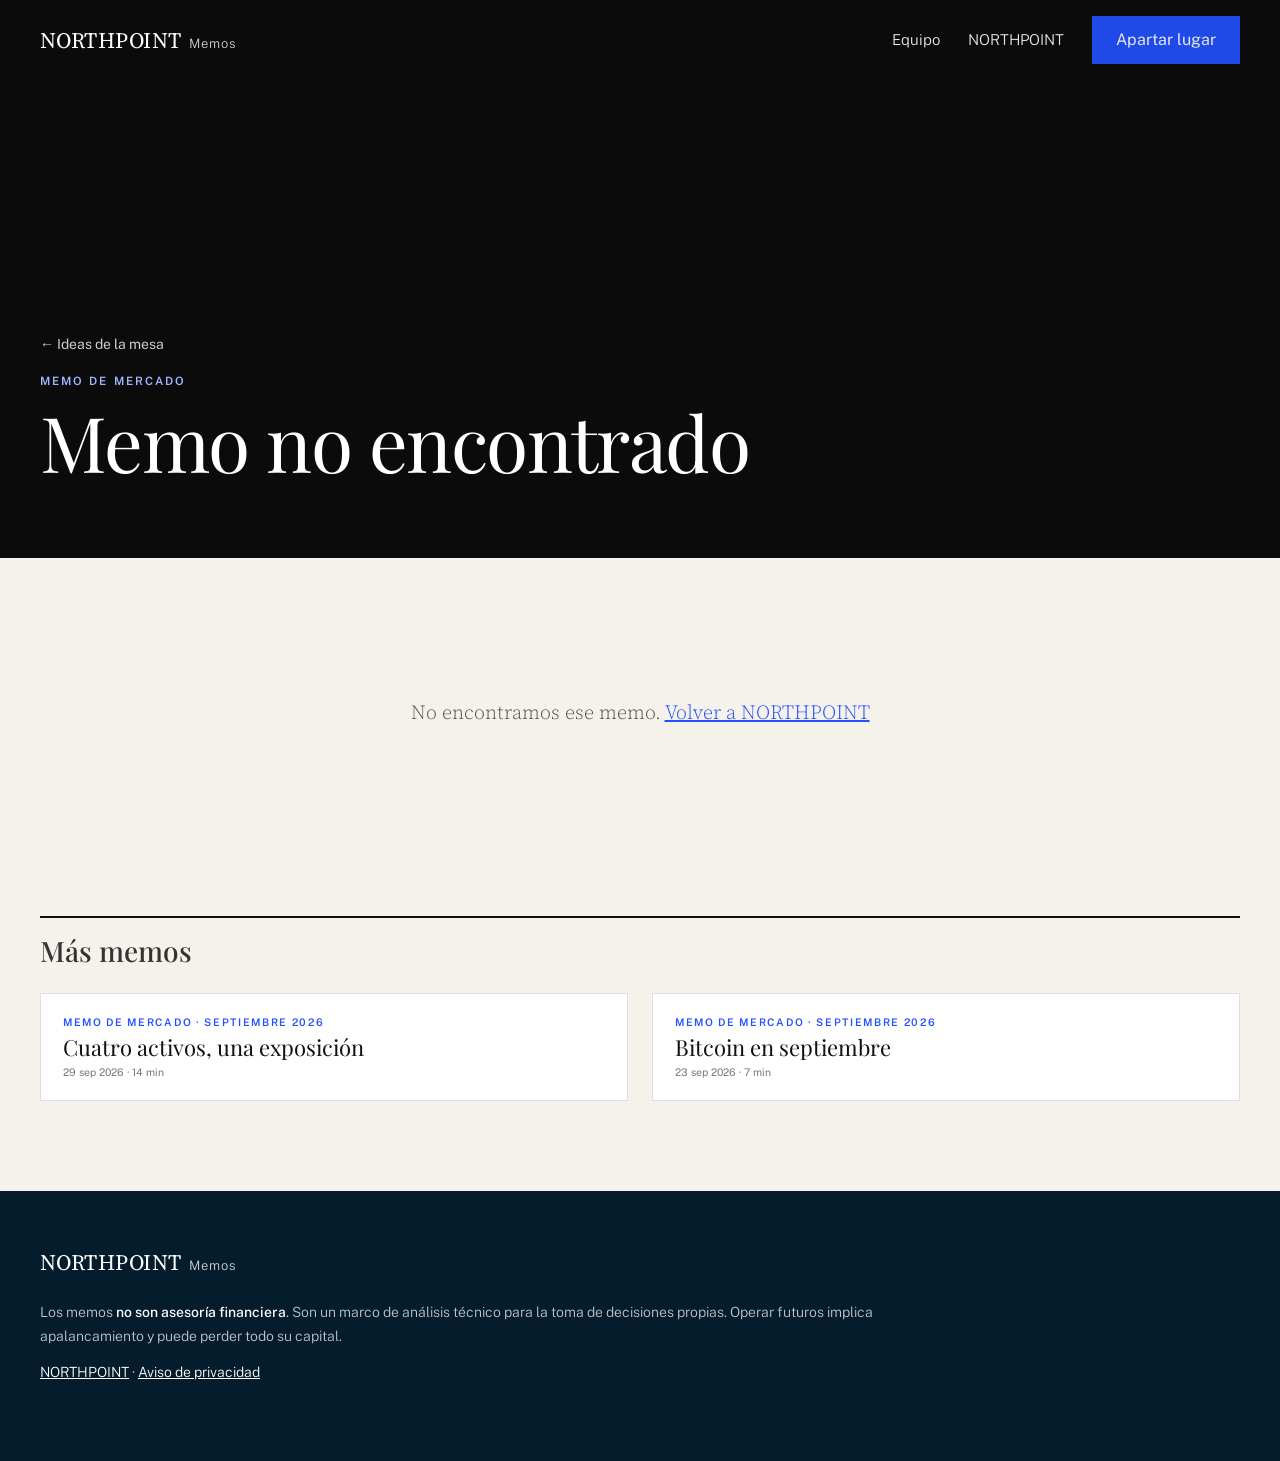
<file: memo.html>
<!doctype html>
<html lang="es-MX">
<head>
<meta charset="utf-8">
<meta name="viewport" content="width=device-width,initial-scale=1">
<title>Memo de mercado · NORTHPOINT</title>
<meta name="description" content="Memo de mercado de NORTHPOINT: tesis, niveles, escenarios e invalidaciones, firmado por los socios.">
<meta property="og:title" content="Memo de mercado · NORTHPOINT">
<meta property="og:description" content="Memo de mercado de NORTHPOINT: tesis, niveles, escenarios e invalidaciones, firmado por los socios.">
<meta property="og:url" content="https://studioamr.github.io/np-plan/memo.html">
<meta property="og:type" content="website">
<meta name="twitter:card" content="summary_large_image">
<meta property="og:image" content="https://studioamr.github.io/np-plan/img/ciudad.jpg">
<link rel="icon" href="favicon.svg" type="image/svg+xml">
<link rel="preconnect" href="https://fonts.googleapis.com">
<link rel="preconnect" href="https://fonts.gstatic.com" crossorigin>
<link href="https://fonts.googleapis.com/css2?family=Playfair+Display:ital,wght@0,400;0,500;0,600;1,400&family=Source+Serif+4:ital,opsz,wght@0,8..60,300;0,8..60,400;1,8..60,300&family=Public+Sans:wght@300;400;500;600&display=swap" rel="stylesheet">
<link rel="stylesheet" href="base.css?v=1790995133">
<link rel="stylesheet" href="anim.css?v=1790995133">
<!--
  MEMO · 30-sep-2026 · lector propio de los memos de mercado con el diseño de NORTHPOINT.
  memo.html?m=<archivo sin .html>. Toma el contenido del memo publicado en northpointcapital.io/memos/ (en vivo)
  o de la copia guardada en data/memos.json, y lo muestra aquí; no manda al sitio anterior.
-->
<style>
:root{--paper:#F5F2EC;--ink2:#111;--rule:#1112;--acc:#2251FF;--txt:#111;--accent-deep:#2251FF;--faint:#B9BDC6}
body{background:var(--paper)}
nav{background:#0B0B0C!important}
.mhero{position:relative;min-height:62vh;background:#0B0B0C;display:flex;align-items:flex-end;color:#fff;padding-top:120px}

.mhero .wrap{position:relative;z-index:2;width:100%;padding-bottom:60px}
.kick{font:600 11.5px var(--sans);letter-spacing:.18em;text-transform:uppercase;color:#9FB7FF}
.mhero h1{font:400 clamp(40px,6vw,84px)/1.02 "Playfair Display",serif;color:#fff;margin:14px 0 18px;letter-spacing:-.02em;max-width:1000px}
.mhero .mt{display:flex;gap:14px;align-items:center;flex-wrap:wrap;font:400 14px var(--sans);opacity:.9}
.mhero .mt img{width:44px;height:44px;border-radius:50%;object-fit:cover;object-position:center 20%;filter:grayscale(1);border:2px solid rgba(255,255,255,.8)}
.back{display:inline-block;margin-bottom:22px;color:#fff;opacity:.8;text-decoration:none;font:400 14px var(--sans)}
.back:hover{opacity:1}

.body{max-width:860px;margin:0 auto;padding:50px 24px 40px}
.ficha{display:grid;grid-template-columns:repeat(4,1fr);gap:1px;background:var(--rule);border:1px solid var(--rule);margin-bottom:22px}
.ficha>div{background:#fff;padding:16px 18px}
.micro{display:block;font:600 10.5px var(--sans);letter-spacing:.16em;text-transform:uppercase;color:#777}
.ficha .v{display:block;font:400 22px/1.15 "Playfair Display",serif;color:var(--ink2);margin-top:8px}
.ficha .v small{display:block;font:400 12.5px var(--sans);color:#666;margin-top:6px}
.aviso{font:400 13px var(--sans);color:#555;border-left:2px solid var(--acc);padding-left:12px;margin-bottom:40px}
.aviso b{color:var(--ink2);margin-right:6px}

.sec{padding:34px 0;border-top:2px solid var(--ink2)}
.sec-h{display:grid;grid-template-columns:60px 1fr;gap:8px 20px;margin-bottom:22px}
.sec-n{font:400 34px/1 "Playfair Display",serif;color:var(--acc);grid-row:span 2}
.sec-t{font:400 clamp(26px,3vw,38px)/1.12 "Playfair Display",serif;color:var(--ink2)}
.sec-h .lead{grid-column:2;font:italic 300 19px/1.5 "Source Serif 4",serif;color:#333}
.sec-b{font:300 19px/1.72 "Source Serif 4",serif;color:#1a1a1a}
.sec-b p{margin-bottom:18px}
.sec-b h3{font:500 22px "Playfair Display",serif;color:var(--ink2);margin:28px 0 14px}
.sec-b strong,.sec-b b{font-weight:600;color:var(--ink2)}
.num{font-family:var(--sans);font-weight:500;font-size:.88em;font-variant-numeric:tabular-nums;background:#EAE6DC;padding:1px 6px;white-space:nowrap}
.fig{margin:28px 0}
.fig img{display:block;width:100%;height:auto;background:#111;cursor:zoom-in}
.fig figcaption{font:400 13px/1.5 var(--sans);color:#666;margin-top:10px}
.dl{display:grid;grid-template-columns:minmax(160px,34%) 1fr;border-top:1px solid var(--rule);font-size:17px}
.dl .k,.dl .v{padding:12px 0;border-bottom:1px solid var(--rule)}
.dl .k{font:600 12px var(--sans);letter-spacing:.08em;text-transform:uppercase;color:#555;padding-right:16px}
.tabla{overflow-x:auto;margin:18px 0}
.tabla table{width:100%;border-collapse:collapse;font:400 15px var(--sans)}
.tabla th{text-align:left;font:600 11px var(--sans);letter-spacing:.12em;text-transform:uppercase;color:#666;padding:10px 12px;border-bottom:2px solid var(--ink2)}
.tabla td{padding:12px;border-bottom:1px solid var(--rule);vertical-align:top}
.tabla td.n{font-weight:600;font-variant-numeric:tabular-nums;white-space:nowrap}
.chip{display:inline-block;font:600 10.5px var(--sans);letter-spacing:.06em;padding:3px 8px;background:var(--acc);color:#fff;margin-left:6px}
.prob{margin:10px 0 22px}
.prob-bar{display:flex;height:12px;overflow:hidden}
.prob-bar .pa{background:var(--txt)}.prob-bar .pb{background:var(--accent-deep)}.prob-bar .pc{background:var(--faint)}
.prob-leg{display:flex;gap:18px;flex-wrap:wrap;margin-top:10px;font:400 13px var(--sans);color:#444}
.prob-leg i{display:inline-block;width:10px;height:10px;margin-right:6px;vertical-align:-1px}
.esc{display:grid;grid-template-columns:repeat(3,1fr);gap:14px;margin:14px 0 20px;font-size:16px}
.esc>div{background:#fff;border:1px solid var(--rule);padding:18px;display:flex;flex-direction:column;gap:12px}
.esc>div.base{border-color:var(--ink2);box-shadow:0 14px 30px -20px rgba(0,0,0,.4)}
.esc .eh small{display:block;font:600 10.5px var(--sans);letter-spacing:.14em;text-transform:uppercase;color:#777}
.esc .eh b{display:block;font:500 20px/1.2 "Playfair Display",serif;color:var(--ink2);margin-top:4px}
.esc .pr{font:400 36px/1 "Playfair Display",serif;color:var(--acc)}
.esc .pr small{font:400 12px var(--sans);color:#777;margin-left:6px}
.esc .v{font:300 15.5px/1.5 "Source Serif 4",serif;margin-top:4px}
.callout{background:#0B0B0C;color:#fff;padding:24px 26px;margin:24px 0}
.callout .micro{color:#9FB7FF;margin-bottom:10px}
.callout p{margin-bottom:10px}
.callout strong{color:#fff}
.pasos{list-style:none;counter-reset:p;margin:14px 0}
.pasos li{counter-increment:p;display:grid;grid-template-columns:44px 1fr;gap:10px;padding:14px 0;border-bottom:1px solid var(--rule)}
.pasos li:before{content:counter(p,decimal-leading-zero);font:400 26px/1 "Playfair Display",serif;color:var(--acc)}
.formula{display:flex;gap:10px;flex-wrap:wrap;align-items:center;margin:14px 0 20px;font:500 15px var(--sans)}
.formula span{background:#fff;border:1px solid var(--rule);padding:8px 12px}
.formula .eq{background:none;border:0;color:var(--acc);padding:0}
.inv{display:grid;grid-template-columns:1fr 1fr;gap:14px;margin:14px 0}
.inv>div{background:#fff;border:1px solid var(--rule);padding:20px}
.inv .n{font:400 34px/1.1 "Playfair Display",serif;color:#C0392B;margin:8px 0}
.inv .n small{display:block;font:400 12px var(--sans);color:#777}
.inv p{font-size:16px;margin:0}
.desp{margin-top:20px;border-top:2px solid var(--ink2);padding-top:34px;display:grid;grid-template-columns:150px 1fr;gap:28px;align-items:start}
.desp img{width:150px;height:150px;border-radius:50%;object-fit:cover;object-position:center 20%;filter:grayscale(1)}
.desp .t{font:300 18px/1.65 "Source Serif 4",serif;color:#222}
.desp .t .micro{margin-bottom:10px}
.desp .t .saludo{font:italic 400 24px "Playfair Display",serif;color:var(--ink2)}
.desp .t p{margin-bottom:12px}
.firma{font:italic 400 22px "Playfair Display",serif;color:var(--ink2)}
.nota{font:400 13px var(--sans);color:#777;margin-top:30px}
.estado{padding:90px 0;text-align:center;font:300 20px "Source Serif 4",serif;color:#555}
.lb{position:fixed;inset:0;z-index:95;background:rgba(0,0,0,.92);display:none;align-items:center;justify-content:center;padding:20px;cursor:zoom-out}
.lb.on{display:flex}.lb img{max-width:100%;max-height:100%}
.mas{padding:60px 0 90px}
.mas h3{font:500 28px "Playfair Display",serif;border-top:2px solid var(--ink2);padding-top:14px;margin-bottom:24px}
.mas-g{display:grid;grid-template-columns:1fr 1fr;gap:24px}
.mas a{display:block;text-decoration:none;color:inherit;background:#fff;border:1px solid var(--rule);padding:22px}
.mas a .im{aspect-ratio:1/1;background:#222 center/cover no-repeat}
.mas a h4{font:400 22px/1.2 "Playfair Display",serif;color:var(--ink2);margin:6px 0}
.mas a:hover h4{color:var(--acc)}
@media(max-width:760px){.ficha{grid-template-columns:1fr 1fr}.esc,.inv,.mas-g{grid-template-columns:1fr}.dl{grid-template-columns:1fr}.dl .k{border-bottom:0;padding-bottom:0}.sec-h{grid-template-columns:44px 1fr}.sec-n{font-size:26px}.desp{grid-template-columns:1fr}.mhero{height:66svh}.body{padding-top:34px}.sec-b{font-size:17.5px}}
</style>
</head>
<body>
<nav><div class="wrap">
  <a class="mark" href="index.html">NORTHPOINT<small>Memos</small></a>
  <div class="links">
    <a href="equipo.html">Equipo</a><a href="index.html">NORTHPOINT</a>
    <a class="btn" href="index.html#registro">Apartar lugar</a>
  </div>
</div></nav>

<header class="mhero" id="hero"><div class="wrap"><a class="back" href="index.html#perspectivas">← Ideas de la mesa</a><div class="kick" id="kick">Memo de mercado</div><h1 id="tit">Cargando el memo…</h1><div class="mt" id="mt"></div></div></header>
<article class="body" id="art"><div class="estado">Cargando…</div></article>
<section class="mas"><div class="wrap"><h3>Más memos</h3><div class="mas-g" id="mas"></div></div></section>

<footer><div class="wrap">
  <span class="mark">NORTHPOINT<small>Memos</small></span>
  <p>Los memos <b>no son asesoría financiera</b>. Son un marco de análisis técnico para la toma de decisiones propias. Operar futuros implica apalancamiento y puede perder todo su capital.</p>
  <p><a href="index.html" style="color:#fff">NORTHPOINT</a> · <a href="privacidad.html" style="color:#fff">Aviso de privacidad</a></p>
</div></footer>
<div class="lb" id="lb"><img alt=""></div>

<script>
const BASE = "https://northpointcapital.io/memos/";
const $ = s => document.querySelector(s);
const slug = new URLSearchParams(location.search).get("m") || "";
const esc = s => String(s).replace(/[&<>"]/g, c => ({ "&":"&amp;","<":"&lt;",">":"&gt;",'"':"&quot;" }[c]));
let LISTA = [];

function pinta(html, url){
  const d = new DOMParser().parseFromString(html, "text/html");
  const abs = el => { el.querySelectorAll("img[src]").forEach(i => i.src = new URL(i.getAttribute("src"), url).href);
    el.querySelectorAll("a").forEach(a => { const img = a.querySelector("img"); if(img) a.replaceWith(img); else { const s = document.createElement("span"); s.innerHTML = a.innerHTML; a.replaceWith(s); } });
    el.querySelectorAll("[style*='--hd']").forEach(x => x.removeAttribute("style")); el.querySelectorAll(".hup,.rv").forEach(x => x.classList.remove("hup","rv")); return el; };
  const tapa = d.querySelector(".tapa");
  const tit = (tapa && tapa.querySelector("h1") || {}).textContent || "Memo de mercado";
  document.title = tit + " · Memo de mercado · NORTHPOINT";
  $("#kick").textContent = ((tapa && tapa.querySelector(".micro")) || {}).textContent || "Memo de mercado";
  $("#tit").textContent = tit;
  const meta = tapa ? [...tapa.querySelectorAll(".meta span:not(.sep)")].map(s => s.textContent.trim()).filter(t => t && t[0] !== "@") : [];
  $("#mt").innerHTML = `<img src="img/goyo.jpg" alt=""><span><b style="font-weight:500">Gregorio Sánchez Calderón</b> · Cofundador</span><span>${esc(meta.join(" · "))}</span>`;
  const idx = Math.max(0, LISTA.findIndex(x => x.slug === slug));
  let out = "";
  const ficha = tapa && tapa.querySelector(".ficha"); if(ficha) out += `<div class="ficha">${abs(ficha).innerHTML}</div>`;
  const aviso = tapa && tapa.querySelector(".aviso"); if(aviso) out += `<p class="aviso">${aviso.innerHTML}</p>`;
  d.querySelectorAll("section.sec").forEach(s => { abs(s); const h = s.querySelector(".sec-h"), b = s.querySelector(".sec-b");
    out += `<section class="sec"><header class="sec-h">${h ? h.innerHTML : ""}</header><div class="sec-b">${b ? b.innerHTML : ""}</div></section>`; });
  const dp = d.querySelector(".despedida .desp-t"); if(dp) out += `<div class="desp"><img src="img/goyo.jpg" alt="Gregorio Sánchez Calderón"><div class="t">${abs(dp).innerHTML}</div></div>`;
  out += `<p class="nota">Este memo no es asesoría financiera. Es un marco de análisis técnico para la toma de decisiones propias.</p>`;
  $("#art").innerHTML = out;
  $("#art").querySelectorAll(".fig img").forEach(i => i.onclick = () => { $("#lb img").src = i.src; $("#lb").classList.add("on"); });
}
$("#lb").onclick = () => $("#lb").classList.remove("on");

function mas(){ const o = LISTA.filter(x => x.slug !== slug);
  $("#mas").innerHTML = o.map(x => `<a href="memo.html?m=${x.slug}" class="sinimg"><div><div class="micro" style="color:var(--acc)">${esc(x.k)}</div><h4>${esc(x.t)}</h4><div class="micro" style="text-transform:none;letter-spacing:0;font-weight:400">${esc(x.f)}</div></div></a>`).join("") || `<p style="color:#777">Pronto habrá más memos.</p>`;
  if(!o.length) $("#mas").closest(".mas").style.display = "none"; }

(async function(){
  let snap = null; try{ snap = await fetch("data/memos.json", { cache:"no-cache" }).then(r=>r.json()); }catch(_){}
  LISTA = ((snap && snap.items) || []).map(x => ({ ...x, slug: (x.l.match(/memos\/([^\/]+)\.html/)||[])[1] }));
  mas();
  if(!/^[a-z0-9-]+$/.test(slug)){ $("#art").innerHTML = `<div class="estado">No encontramos ese memo. <a href="index.html" style="color:var(--acc)">Volver a NORTHPOINT</a></div>`; $("#tit").textContent = "Memo no encontrado"; return; }
  const url = BASE + slug + ".html";
  try{ const h = await fetch(url, { cache:"no-cache" }).then(r => { if(!r.ok) throw 0; return r.text(); }); pinta(h, url); }
  catch(_){ const s = LISTA.find(x => x.slug === slug); if(s && s.main) pinta(s.main, url); else $("#art").innerHTML = `<div class="estado">No pudimos cargar el memo en este momento. Intente de nuevo en unos minutos.</div>`; }
})();
</script>
<script src="menu.js?v=1790995133"></script>
</body>
</html>
</file>
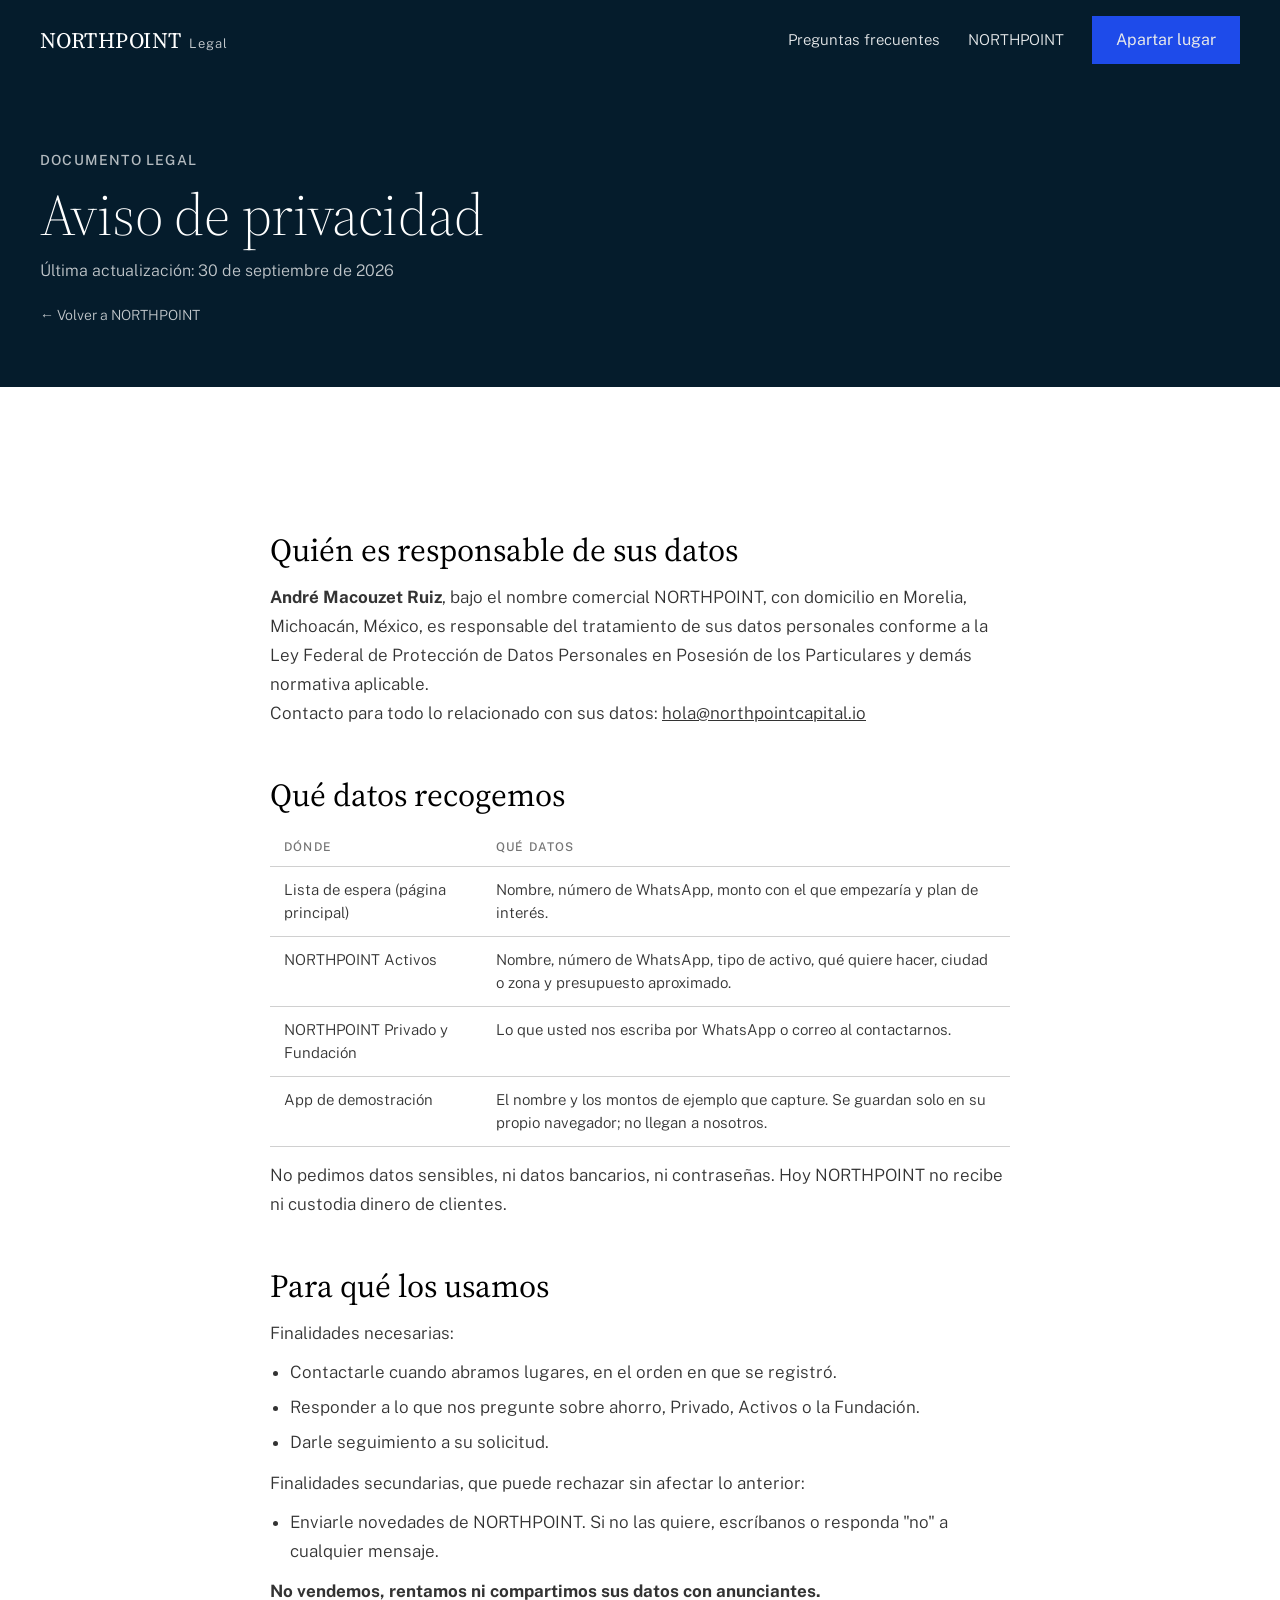
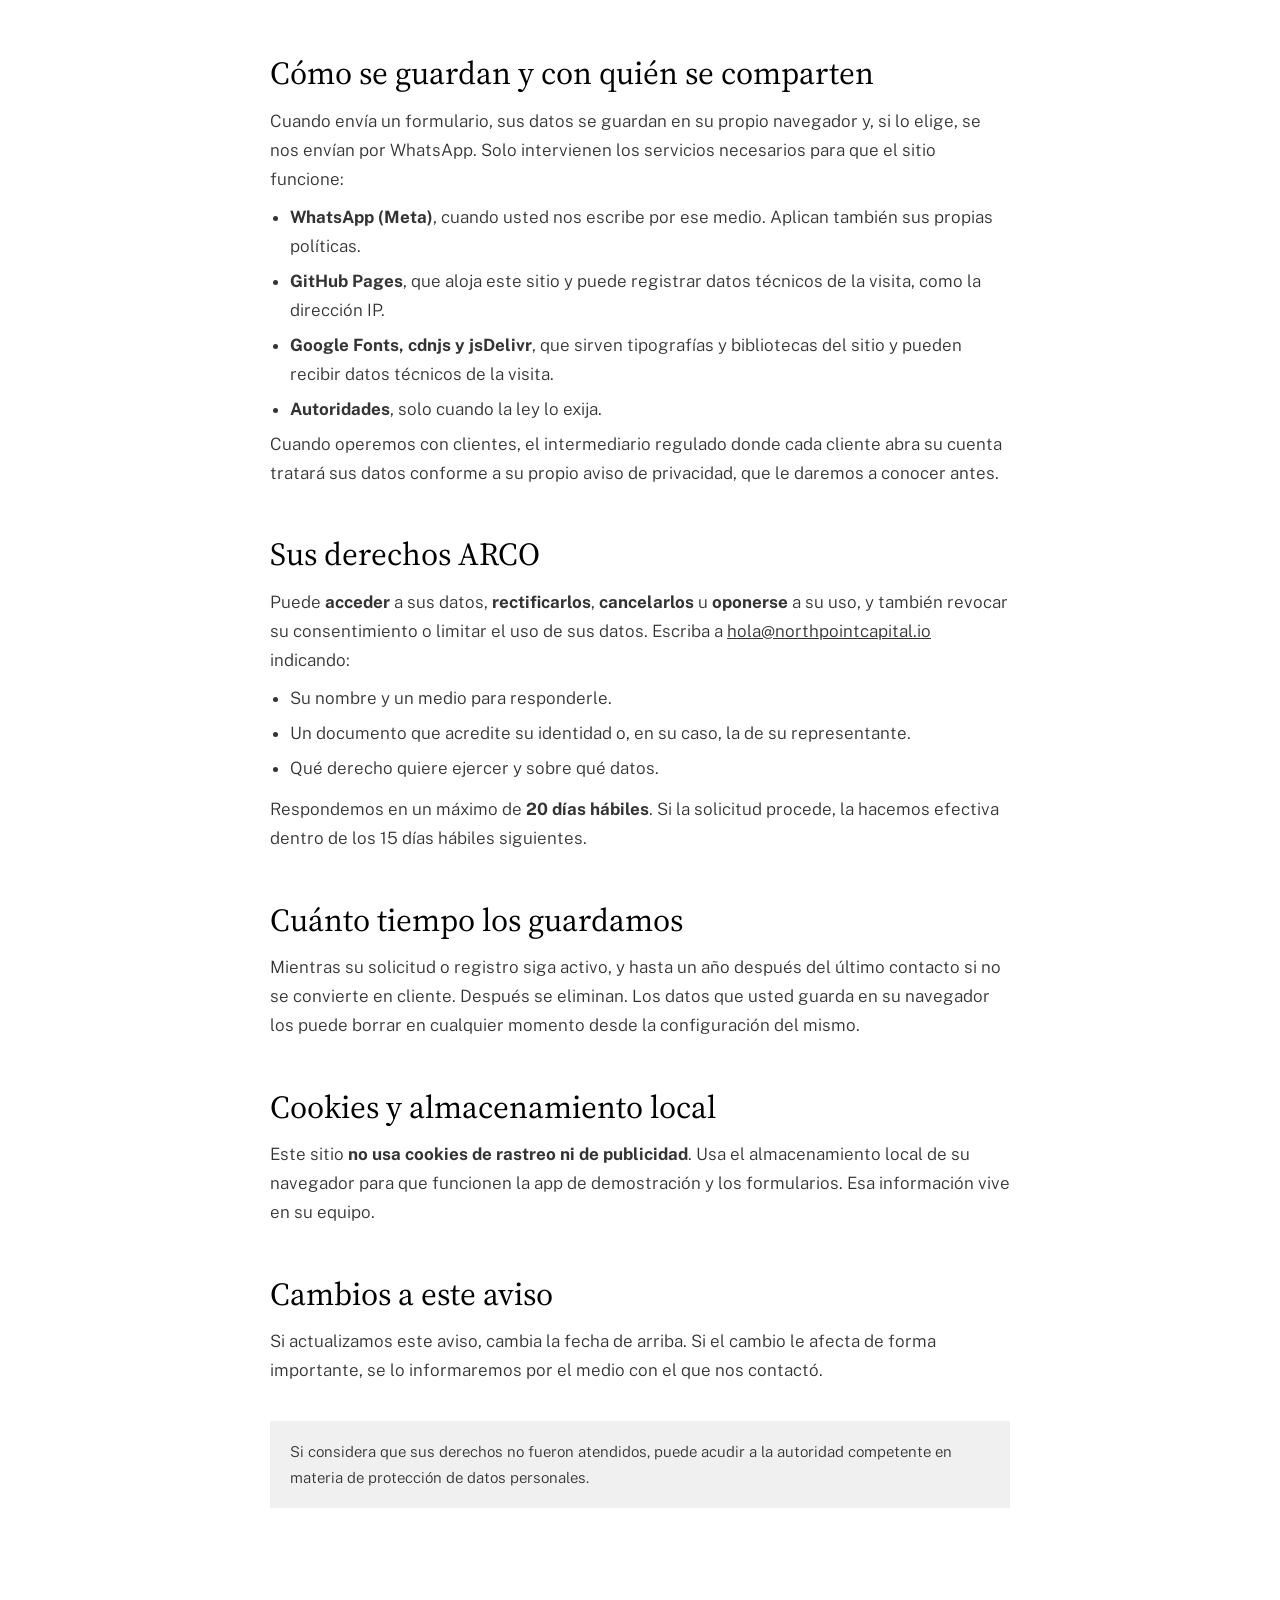
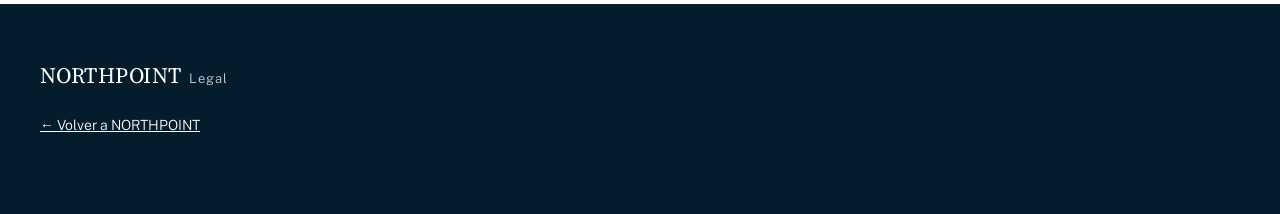
<file: privacidad.html>
<!doctype html>
<html lang="es-MX">
<head>
<meta charset="utf-8">
<meta name="viewport" content="width=device-width,initial-scale=1">
<title>Aviso de privacidad · NORTHPOINT</title>
<meta name="description" content="Aviso de privacidad de NORTHPOINT: qué datos recogemos, para qué y cómo ejercer sus derechos.">
<meta property="og:title" content="Aviso de privacidad · NORTHPOINT">
<meta property="og:description" content="Las personas detrás de la mesa.">
<meta property="og:url" content="https://studioamr.github.io/np-plan/privacidad.html">
<meta property="og:type" content="website">
<meta name="twitter:card" content="summary_large_image">
<meta property="og:image" content="https://studioamr.github.io/np-plan/img/andre.jpg">
<link rel="icon" href="favicon.svg" type="image/svg+xml">
<link rel="preconnect" href="https://fonts.googleapis.com">
<link rel="preconnect" href="https://fonts.gstatic.com" crossorigin>
<link href="https://fonts.googleapis.com/css2?family=Source+Serif+4:opsz,wght@8..60,300;8..60,400&family=Public+Sans:wght@300;400;500;600&display=swap" rel="stylesheet">
<link rel="stylesheet" href="base.css?v=1790995133">
<link rel="stylesheet" href="anim.css?v=1790995133">
<script>document.documentElement.classList.add("js-anim");setTimeout(function(){document.documentElement.classList.add("anim-ready")},3500)</script>
<style>
.lhead{background:var(--navy);color:#fff;padding:150px 0 60px}
.lhead .eyebrow{color:rgba(255,255,255,.7)}
.lhead h1{color:#fff;font-size:clamp(36px,4.6vw,58px);margin:12px 0 12px}
.lhead p{opacity:.75}
.doc{max-width:820px}
.doc h2{font:400 clamp(24px,2.6vw,32px)/1.2 var(--serif);color:var(--ink);margin:48px 0 14px}
.doc p,.doc li{font-size:17px;line-height:1.7}
.doc ul{margin:10px 0 0 20px}
.doc li{margin-bottom:6px}
.doc table{width:100%;border-collapse:collapse;margin-top:10px;font-size:15px}
.doc th,.doc td{text-align:left;vertical-align:top;padding:12px 14px;border-bottom:1px solid var(--line)}
.doc th{font:500 12px var(--sans);letter-spacing:.1em;text-transform:uppercase;color:var(--muted)}
.doc .note{background:var(--gray);padding:18px 20px;font-size:15px;margin-top:36px}
.back{display:inline-flex;margin-top:22px;color:#fff;opacity:.75;text-decoration:none;font-size:14px}
@media(max-width:600px){.doc table,.doc thead,.doc tbody,.doc tr,.doc th,.doc td{display:block}.doc thead{display:none}.doc td{padding:6px 0;border:0}.doc tr{padding:12px 0;border-bottom:1px solid var(--line)}.doc td:first-child{font-weight:500;color:var(--ink)}}
</style>
</head>
<body>
<nav><div class="wrap">
  <a class="mark" href="index.html">NORTHPOINT<small>Legal</small></a>
  <div class="links"><a href="index.html#faq">Preguntas frecuentes</a><a href="index.html">NORTHPOINT</a><a class="btn" href="index.html#registro">Apartar lugar</a></div>
</div></nav>
<header class="lhead"><div class="wrap">
  <div class="eyebrow">Documento legal</div>
  <h1 class="serif">Aviso de privacidad</h1>
  <p>Última actualización: 30 de septiembre de 2026</p>
  <a class="back" href="index.html">← Volver a NORTHPOINT</a>
</div></header>
<section><div class="wrap doc">
  <h2>Quién es responsable de sus datos</h2>
  <p><b>André Macouzet Ruiz</b>, bajo el nombre comercial NORTHPOINT, con domicilio en Morelia, Michoacán, México, es responsable del tratamiento de sus datos personales conforme a la Ley Federal de Protección de Datos Personales en Posesión de los Particulares y demás normativa aplicable.</p>
  <p>Contacto para todo lo relacionado con sus datos: <a href="mailto:hola@northpointcapital.io">hola@northpointcapital.io</a></p>

  <h2>Qué datos recogemos</h2>
  <table>
    <thead><tr><th>Dónde</th><th>Qué datos</th></tr></thead>
    <tbody>
      <tr><td>Lista de espera (página principal)</td><td>Nombre, número de WhatsApp, monto con el que empezaría y plan de interés.</td></tr>
      <tr><td>NORTHPOINT Activos</td><td>Nombre, número de WhatsApp, tipo de activo, qué quiere hacer, ciudad o zona y presupuesto aproximado.</td></tr>
      <tr><td>NORTHPOINT Privado y Fundación</td><td>Lo que usted nos escriba por WhatsApp o correo al contactarnos.</td></tr>
      <tr><td>App de demostración</td><td>El nombre y los montos de ejemplo que capture. Se guardan solo en su propio navegador; no llegan a nosotros.</td></tr>
    </tbody>
  </table>
  <p style="margin-top:14px">No pedimos datos sensibles, ni datos bancarios, ni contraseñas. Hoy NORTHPOINT no recibe ni custodia dinero de clientes.</p>

  <h2>Para qué los usamos</h2>
  <p>Finalidades necesarias:</p>
  <ul>
    <li>Contactarle cuando abramos lugares, en el orden en que se registró.</li>
    <li>Responder a lo que nos pregunte sobre ahorro, Privado, Activos o la Fundación.</li>
    <li>Darle seguimiento a su solicitud.</li>
  </ul>
  <p style="margin-top:12px">Finalidades secundarias, que puede rechazar sin afectar lo anterior:</p>
  <ul>
    <li>Enviarle novedades de NORTHPOINT. Si no las quiere, escríbanos o responda "no" a cualquier mensaje.</li>
  </ul>
  <p style="margin-top:12px"><b>No vendemos, rentamos ni compartimos sus datos con anunciantes.</b></p>

  <h2>Cómo se guardan y con quién se comparten</h2>
  <p>Cuando envía un formulario, sus datos se guardan en su propio navegador y, si lo elige, se nos envían por WhatsApp. Solo intervienen los servicios necesarios para que el sitio funcione:</p>
  <ul>
    <li><b>WhatsApp (Meta)</b>, cuando usted nos escribe por ese medio. Aplican también sus propias políticas.</li>
    <li><b>GitHub Pages</b>, que aloja este sitio y puede registrar datos técnicos de la visita, como la dirección IP.</li>
    <li><b>Google Fonts, cdnjs y jsDelivr</b>, que sirven tipografías y bibliotecas del sitio y pueden recibir datos técnicos de la visita.</li>
    <li><b>Autoridades</b>, solo cuando la ley lo exija.</li>
  </ul>
  <p>Cuando operemos con clientes, el intermediario regulado donde cada cliente abra su cuenta tratará sus datos conforme a su propio aviso de privacidad, que le daremos a conocer antes.</p>

  <h2>Sus derechos ARCO</h2>
  <p>Puede <b>acceder</b> a sus datos, <b>rectificarlos</b>, <b>cancelarlos</b> u <b>oponerse</b> a su uso, y también revocar su consentimiento o limitar el uso de sus datos. Escriba a <a href="mailto:hola@northpointcapital.io">hola@northpointcapital.io</a> indicando:</p>
  <ul>
    <li>Su nombre y un medio para responderle.</li>
    <li>Un documento que acredite su identidad o, en su caso, la de su representante.</li>
    <li>Qué derecho quiere ejercer y sobre qué datos.</li>
  </ul>
  <p style="margin-top:12px">Respondemos en un máximo de <b>20 días hábiles</b>. Si la solicitud procede, la hacemos efectiva dentro de los 15 días hábiles siguientes.</p>

  <h2>Cuánto tiempo los guardamos</h2>
  <p>Mientras su solicitud o registro siga activo, y hasta un año después del último contacto si no se convierte en cliente. Después se eliminan. Los datos que usted guarda en su navegador los puede borrar en cualquier momento desde la configuración del mismo.</p>

  <h2>Cookies y almacenamiento local</h2>
  <p>Este sitio <b>no usa cookies de rastreo ni de publicidad</b>. Usa el almacenamiento local de su navegador para que funcionen la app de demostración y los formularios. Esa información vive en su equipo.</p>

  <h2>Cambios a este aviso</h2>
  <p>Si actualizamos este aviso, cambia la fecha de arriba. Si el cambio le afecta de forma importante, se lo informaremos por el medio con el que nos contactó.</p>

  <p class="note">Si considera que sus derechos no fueron atendidos, puede acudir a la autoridad competente en materia de protección de datos personales.</p>
</div></section>
<footer><div class="wrap">
  <span class="mark">NORTHPOINT<small>Legal</small></span>
  <p><a href="index.html" style="color:#fff">← Volver a NORTHPOINT</a></p>
</div></footer>
<script src="menu.js?v=1790995133"></script>
</body>
</html>
</file>
<file: base.css>
/* NORTHPOINT · estilos base compartidos (extraídos de index.html) */

:root{
  --navy:#051C2C; --navy2:#0B2A40; --blue:#2251FF; --blue-dk:#1F40E6; --cyan:#CCF2FF; --cyan-lt:#E6F8FF;
  --ink:#000; --text:#333; --muted:#757575; --line:#D0D0D0; --gray:#F0F0F0; --white:#fff;
  --loss:#C0392B; --gain:#1A7F5A;
  --serif:"Source Serif 4",Georgia,"Times New Roman",serif;
  --sans:"Public Sans","Helvetica Neue",Helvetica,Arial,sans-serif;
  --mw:1280px;
}
*{box-sizing:border-box;margin:0;padding:0}
html{scroll-behavior:smooth}
body{background:var(--white);color:var(--text);font:300 16px/1.5 var(--sans);-webkit-font-smoothing:antialiased}
a{color:inherit}
img{display:block;max-width:100%}
.wrap{max-width:var(--mw);margin:0 auto;padding:0 40px}
@media(max-width:700px){.wrap{padding:0 20px}}

.eyebrow{font:500 14px/1.5 var(--sans);letter-spacing:1.2px;text-transform:uppercase;color:var(--ink)}
.serif{font-family:var(--serif);font-weight:300;letter-spacing:-.01em;color:var(--ink)}
h1.serif{font-size:clamp(40px,5.6vw,72px);line-height:1.1}
h2.serif{font-size:clamp(32px,3.8vw,48px);line-height:1.15}
h3.serif{font-size:clamp(24px,2.4vw,32px);line-height:1.25}
.lead{font-size:clamp(18px,1.6vw,20px);line-height:1.6;font-weight:300}
.ul{background-image:linear-gradient(currentColor,currentColor);background-size:100% 1px;background-repeat:no-repeat;background-position:0 100%;text-decoration:none;padding-bottom:1px}
.link{font-weight:500;text-decoration:none;display:inline-flex;align-items:center;gap:8px;color:var(--blue)}
.link:after{content:"›";font-size:22px;line-height:1;transform:translateY(-1px);transition:transform .2s}
.link:hover:after{transform:translate(4px,-1px)}
.btn{display:inline-block;background:var(--blue);color:#fff;text-decoration:none;font:400 16px/24px var(--sans);padding:12px 24px;border:0;border-radius:0;cursor:pointer;transition:background .2s}
.btn:hover{background:var(--blue-dk)}
.btn.line{background:transparent;color:var(--ink);box-shadow:inset 0 0 0 1px var(--ink)}
.btn.line.inv{color:#fff;box-shadow:inset 0 0 0 1px #fff}
section{padding:96px 0}
@media(max-width:700px){section{padding:64px 0}}

/* nav */
nav{position:absolute;top:0;left:0;right:0;z-index:20;color:#fff}
nav .wrap{display:flex;align-items:center;justify-content:space-between;height:80px;gap:24px}
.mark{font:400 22px var(--serif);letter-spacing:.02em;text-decoration:none;white-space:nowrap}
.mark small{font:300 13px var(--sans);letter-spacing:.06em;opacity:.8;margin-left:8px}
nav .links{display:flex;gap:28px;font-size:15px;align-items:center}
nav .links a{text-decoration:none;opacity:.9}
nav .links a:hover{opacity:1}
@media(max-width:1240px){nav .links a:not(.btn){display:none}}

/* hero */
.hero{position:relative;min-height:760px;background:var(--navy) url(img/hero.jpg) center right/cover no-repeat;display:flex;align-items:flex-end;padding:0}
.hero:before{content:"";position:absolute;inset:0;background:linear-gradient(90deg,rgba(5,28,44,.92) 0%,rgba(5,28,44,.55) 45%,rgba(5,28,44,0) 75%)}
.hero .wrap{position:relative;width:100%;padding-bottom:96px}
.hero .box{max-width:640px;color:#fff}
.hero .eyebrow{color:#fff;opacity:.85;text-transform:none;letter-spacing:0;font-weight:300;font-size:16px}
.hero h1{color:#fff;margin:8px 0 24px}
.hero .lead{color:#fff;opacity:.92}
@media(max-width:700px){.hero{min-height:640px;background-position:70% center}.hero:before{background:linear-gradient(0deg,rgba(5,28,44,.95) 30%,rgba(5,28,44,.35))}}

/* intro */
.intro .lead{max-width:880px;font-size:clamp(20px,2vw,24px);color:var(--ink)}
.intro .lead+.lead{margin-top:24px;color:var(--text);font-size:clamp(18px,1.6vw,20px)}

/* anuncio */
.anuncio{background:var(--cyan);padding:56px 0}
.anuncio .wrap{display:grid;grid-template-columns:1.2fr 1fr auto;gap:40px;align-items:center}
.anuncio p{font-size:18px}
@media(max-width:900px){.anuncio .wrap{grid-template-columns:1fr;gap:20px}}

/* pasos */
.sec-head{display:grid;grid-template-columns:1fr 1fr;gap:40px;align-items:end;margin-bottom:56px}
.sec-head p{font-size:18px}
@media(max-width:900px){.sec-head{grid-template-columns:1fr;gap:16px}}
.pasos{display:grid;grid-template-columns:repeat(4,1fr);border-top:1px solid var(--ink)}
.paso{padding:28px 28px 0 0}
.paso .n{font:300 44px/1 var(--serif);color:var(--blue)}
.paso h3{font:500 18px/1.4 var(--sans);color:var(--ink);margin:20px 0 10px}
@media(max-width:900px){.pasos{grid-template-columns:1fr 1fr;gap:0 24px}}
@media(max-width:560px){.pasos{grid-template-columns:1fr}}

/* la mesa */
.mesa{background:var(--gray)}
.mesa .feature{display:grid;grid-template-columns:1.25fr 1fr;gap:56px;align-items:center}
.mesa .feature.solo{grid-template-columns:1fr;max-width:860px}
.mesa .feature img{width:100%;aspect-ratio:16/10;object-fit:cover;background:var(--navy)}
.mesa .feature h2{margin:12px 0 20px}
.roles{display:grid;grid-template-columns:repeat(4,1fr);gap:24px;margin-top:72px}
.rol{background:#fff;padding:28px;border-top:4px solid var(--navy)}
.rol h4{font:400 22px/1.3 var(--serif);color:var(--ink);margin-bottom:6px}
.rol .sub{font-size:14px;color:var(--muted);margin-bottom:14px}
@media(max-width:980px){.mesa .feature{grid-template-columns:1fr;gap:32px}.roles{grid-template-columns:1fr 1fr}}
@media(max-width:560px){.roles{grid-template-columns:1fr}}

/* la mesa: recorrido de una operación */
.flow-head{display:flex;justify-content:space-between;align-items:center;gap:16px;margin-top:72px;flex-wrap:wrap}
.live-mesa{display:inline-flex;align-items:center;gap:10px;font-size:14px;color:var(--ink);background:#fff;padding:9px 14px;border:1px solid var(--line)}
.ldot{width:8px;height:8px;border-radius:50%;background:#9AA0AA;position:relative}
.ldot.on{background:#1A7F5A}
.ldot.on:after{content:"";position:absolute;inset:-5px;border-radius:50%;border:1px solid #1A7F5A;animation:ping 1.8s infinite}
@keyframes ping{from{transform:scale(.6);opacity:1}to{transform:scale(1.6);opacity:0}}
.roles.flow{position:relative;margin-top:24px}
.flow-line{position:absolute;left:28px;right:28px;top:52px;height:1px;background:var(--line);z-index:0}
.flow-line i{position:absolute;top:-3px;left:0;width:60px;height:7px;border-radius:4px;background:linear-gradient(90deg,transparent,var(--blue),transparent);animation:travel 4.5s cubic-bezier(.6,0,.4,1) infinite}
@keyframes travel{0%{left:0;opacity:0}8%{opacity:1}92%{opacity:1}100%{left:calc(100% - 60px);opacity:0}}
.rol{position:relative;z-index:1;transition:translate .35s cubic-bezier(.2,.7,.2,1),box-shadow .35s,border-color .35s;overflow:hidden}
.rol-top{display:flex;justify-content:space-between;align-items:center;margin-bottom:22px}
.rol-ico{width:44px;height:44px;padding:9px;background:var(--gray);color:var(--navy);transition:background .3s,color .3s}
.rol-t{font:500 12px ui-monospace,"SF Mono",Menlo,monospace;letter-spacing:.06em;color:var(--muted)}
.rol-n{font:300 44px/1 var(--serif);color:#D5DAE3;margin-bottom:10px;transition:color .3s}
.rol-more{max-height:0;opacity:0;overflow:hidden;font-size:14px;color:var(--blue);border-top:1px solid transparent;margin-top:0;padding-top:0;transition:max-height .45s,opacity .35s,margin .35s,padding .35s,border-color .35s}
.rol:hover{translate:0 -6px;box-shadow:0 24px 40px -24px rgba(5,28,44,.35);border-top-color:var(--blue)}
.rol:hover .rol-ico,.rol.lit .rol-ico{background:var(--navy);color:#fff}
.rol:hover .rol-n,.rol.lit .rol-n{color:var(--blue)}
.rol:hover .rol-more{max-height:80px;opacity:1;margin-top:16px;padding-top:14px;border-top-color:var(--line)}
@media(max-width:980px){.flow-line{display:none}}
@media(hover:none){.rol-more{max-height:none;opacity:1;margin-top:14px;padding-top:12px;border-top-color:var(--line)}}

/* banda navy */
.banda{position:relative;background:var(--navy) url(img/estratos.jpg) center/cover no-repeat;color:#fff;padding:140px 0}
.banda:before{content:"";position:absolute;inset:0;background:linear-gradient(90deg,rgba(5,28,44,.9),rgba(5,28,44,.35))}
.banda .wrap{position:relative}
.banda .eyebrow{color:#fff}
.banda h2{color:#fff;max-width:760px;margin:16px 0 32px}

/* perfiles */
.perfiles{display:grid;grid-template-columns:repeat(3,1fr);gap:24px}
.perfil{border:1px solid var(--line);padding:32px;cursor:pointer;transition:border-color .2s,box-shadow .2s;background:#fff}
.perfil:hover{border-color:var(--ink)}
.perfil.on{border-color:var(--blue);box-shadow:inset 0 4px 0 var(--blue)}
.perfil .obj{font:300 64px/1 var(--serif);color:var(--gain);margin:22px 0 6px}
.perfil .cap{margin-bottom:18px}
.riesgo{display:flex;align-items:center;gap:5px}
.riesgo i{width:26px;height:6px;background:var(--gray)}
.riesgo i.on{background:var(--blue)}
.riesgo span{font-size:13px;color:var(--muted);margin-left:10px}
.perfil .ideal{margin-top:18px;font-size:15px;min-height:48px}
.perfil .cap{font-size:14px;color:var(--muted)}
.perfil dl{margin-top:28px}
.perfil dl div{display:flex;justify-content:space-between;gap:16px;padding:12px 0;border-top:1px solid var(--line);font-size:15px}
.perfil dt{color:var(--muted)}
.perfil dd{text-align:right;color:var(--ink)}
@media(max-width:900px){.perfiles{grid-template-columns:1fr}}

/* paquetes */
.paquetes-sec{background:var(--gray)}
.paquetes{display:grid;grid-template-columns:repeat(3,1fr);gap:24px}
.pq{background:#fff;padding:36px 32px;display:flex;flex-direction:column}
.pq.dest{background:var(--navy);color:#fff}
.pq.dest .serif,.pq.dest .eyebrow{color:#fff}
.pq .rng{font:300 40px/1.1 var(--serif);margin:18px 0 4px;color:inherit}
.pq.dest .rng{color:#fff}
.pq .cap{font-size:14px;opacity:.7}
.pq ul{list-style:none;margin:28px 0;flex:1}
.pq li{padding:12px 0;border-top:1px solid rgba(0,0,0,.12);font-size:15px}
.pq.dest li{border-color:rgba(255,255,255,.18)}
.pq .fee{font:300 28px var(--serif);color:var(--ink)}
.pq.dest .fee{color:#fff}
.pq .fee+p{font-size:14px;opacity:.75;margin:4px 0 28px}
@media(max-width:900px){.paquetes{grid-template-columns:1fr}}

/* simulador */
.sim{display:grid;grid-template-columns:380px 1fr;gap:0;border:1px solid var(--line)}
.ctrl{padding:36px;border-right:1px solid var(--line);display:grid;gap:32px;align-content:start;background:var(--cyan-lt)}
.ctrl .row{display:flex;justify-content:space-between;align-items:baseline;margin-bottom:12px}
.ctrl .row span{font-size:14px;color:var(--ink);font-weight:500}
.ctrl .row b{font:300 26px var(--serif);color:var(--ink);font-variant-numeric:tabular-nums}
input[type=range]{width:100%;accent-color:var(--blue)}
.seg{display:grid;grid-template-columns:repeat(3,1fr);box-shadow:inset 0 0 0 1px var(--ink)}
.seg button{background:none;border:0;padding:12px 0;font:400 14px var(--sans);cursor:pointer;color:var(--ink)}
.seg button.on{background:var(--ink);color:#fff}
.out{padding:36px;min-width:0}
.kpis{display:grid;grid-template-columns:repeat(4,1fr);gap:24px;padding-bottom:28px;border-bottom:1px solid var(--line);margin-bottom:28px}
.kpis span{font-size:14px;color:var(--muted)}
.kpis b{display:block;font:300 32px/1.2 var(--serif);color:var(--ink);font-variant-numeric:tabular-nums;margin-top:4px}
.kpis .pos{color:var(--gain)} .kpis .neg{color:var(--loss)}
canvas{width:100%;height:300px;display:block}
.legend{display:flex;gap:24px;margin-top:14px;font-size:14px;color:var(--muted);flex-wrap:wrap}
.legend i{display:inline-block;width:12px;height:12px;margin-right:8px;vertical-align:-1px}
.nota{margin-top:24px;font-size:15px;border-left:3px solid var(--blue);padding-left:16px;color:var(--text)}
@media(max-width:980px){.sim{grid-template-columns:1fr}.ctrl{border-right:0;border-bottom:1px solid var(--line)}.kpis{grid-template-columns:1fr 1fr}}

/* perspectivas */
.persp{background:var(--gray)}
.cards{display:grid;grid-template-columns:repeat(3,1fr);gap:24px}
.card{background:#fff;padding:32px;display:flex;flex-direction:column;cursor:pointer;border-bottom:4px solid transparent;transition:border-color .2s}
.card:hover{border-bottom-color:var(--blue)}
.card .tipo{font-size:14px;color:var(--muted);margin-bottom:16px}
.card h3{font:400 24px/1.3 var(--serif);color:var(--ink);margin-bottom:16px}
.card .fecha{font-size:14px;color:var(--muted);margin-top:auto;padding-top:16px}
.card .cuerpo{display:none;font-size:15px;line-height:1.65;margin-bottom:8px}
.card .cuerpo p+p{margin-top:12px}
.card.open .cuerpo{display:block}
.card.open .resumen{display:none}
.card .mas{margin-top:16px}
@media(max-width:900px){.cards{grid-template-columns:1fr}}

/* app */
.appsec .grid{display:grid;grid-template-columns:1fr 393px;gap:80px;align-items:center}
.appsec h2{margin:12px 0 24px}
.appsec ul{list-style:none;margin-top:32px;border-top:1px solid var(--line)}
.appsec li{padding:18px 0;border-bottom:1px solid var(--line);display:grid;grid-template-columns:160px 1fr;gap:16px;font-size:16px}
.appsec li b{font-weight:500;color:var(--ink)}
.iphone{width:100%;max-width:393px;margin:0 auto;aspect-ratio:393/852;max-height:852px;border-radius:58px;padding:12px;background:linear-gradient(145deg,#2b2d33,#0d0e11 40%,#1d1f24);box-shadow:0 0 0 1.5px #3a3c42,0 40px 80px -30px rgba(5,28,44,.55);position:relative}
.iph-screen{position:relative;width:100%;height:100%;border-radius:46px;overflow:hidden;background:#080E20}
.iph-screen iframe{position:absolute;inset:0;width:100%;height:100%;border:0;background:#080E20}
.iph-island{position:absolute;z-index:2;top:11px;left:50%;transform:translateX(-50%);width:110px;height:32px;border-radius:20px;background:#000}
.demo{display:block;text-align:center;font-size:12px;color:var(--muted);margin-top:14px}
@media(max-width:980px){.appsec .grid{grid-template-columns:1fr;gap:48px}.phone{max-width:420px}}
@media(max-width:560px){.appsec li{grid-template-columns:1fr;gap:4px}}

/* compromiso */
.comp .grid{display:grid;grid-template-columns:1fr 1fr;gap:56px;align-items:start}
.comp img{width:100%;aspect-ratio:4/3;object-fit:cover;background:var(--navy)}
.comp h2{margin:12px 0 24px}
.comp p{font-size:18px;line-height:1.65}
.comp p+p{margin-top:18px}
@media(max-width:900px){.comp .grid{grid-template-columns:1fr;gap:32px}}

/* registro */
.registro{background:var(--navy);color:#fff}
.registro .grid{display:grid;grid-template-columns:1fr 1fr;gap:72px;align-items:start}
.registro .eyebrow,.registro .serif{color:#fff}
.registro h2{margin:12px 0 24px}
.registro p{font-size:18px;opacity:.9}
form{background:#fff;color:var(--text);padding:36px;display:grid;gap:18px}
form label{font-size:14px;color:var(--ink);font-weight:500;display:grid;gap:8px}
input:not([type=range]),select{border:0;border-bottom:1px solid var(--ink);background:transparent;padding:10px 0;font:300 17px var(--sans);color:var(--ink);border-radius:0}
input:focus,select:focus{outline:none;border-bottom-color:var(--blue);border-bottom-width:2px}
.ok{display:none;color:var(--gain);font-size:15px}
@media(max-width:900px){.registro .grid{grid-template-columns:1fr;gap:40px}}

/* fundación */
.fund{background:#F7F4EF}
.fund-grid{display:grid;grid-template-columns:1.05fr 1fr;gap:64px;align-items:center}
.fund-img{overflow:hidden;background:var(--navy)}
.fund-img img{width:100%;aspect-ratio:4/3;object-fit:cover;object-position:72% center;display:block}
.fund-top{display:flex;align-items:center;gap:14px;flex-wrap:wrap}
.pill-f{font:500 12px var(--sans);letter-spacing:.06em;color:var(--blue);border:1px solid var(--blue);padding:4px 10px}
.fund h2{margin:16px 0 22px}
.fund-prog{display:grid;grid-template-columns:repeat(3,1fr);gap:24px;margin-top:64px}
.fp{background:#fff;padding:30px;border-top:3px solid var(--navy);transition:translate .35s cubic-bezier(.2,.7,.2,1),box-shadow .35s,border-color .35s}
.fp:hover{translate:0 -6px;box-shadow:0 24px 40px -24px rgba(5,28,44,.3);border-top-color:var(--blue)}
.fp-n{font:300 40px/1 var(--serif);color:#D5DAE3;margin-bottom:16px;transition:color .3s}
.fp:hover .fp-n{color:var(--blue)}
.fp h4{font:400 22px/1.3 var(--serif);color:var(--ink);margin-bottom:10px}
.fund-cta{display:flex;justify-content:space-between;align-items:center;gap:32px;margin-top:40px;padding:28px 32px;background:var(--navy);color:#fff}
.fund-cta p{max-width:720px;opacity:.9}
@media(max-width:900px){.fund-grid,.fund-prog{grid-template-columns:1fr;gap:32px}.fund-cta{flex-direction:column;align-items:flex-start}}

/* oficinas + footer */
.oficinas .grid{display:grid;grid-template-columns:1fr 1fr 1fr;gap:40px;margin-top:40px}
.oficinas h4{font:400 22px var(--serif);color:var(--ink);margin-bottom:12px}
.oficinas p{font-size:15px;line-height:1.7}
@media(max-width:900px){.oficinas .grid{grid-template-columns:1fr}}
footer{background:var(--navy);color:rgba(255,255,255,.75);padding:56px 0 64px;font-size:14px;line-height:1.7}
footer .mark{color:#fff;display:block;margin-bottom:24px}
footer p{max-width:900px;margin-bottom:12px}
footer b{color:#fff;font-weight:500}
</file>
<file: anim.css>
/* ── NORTHPOINT · capa de movimiento (GSAP + ScrollTrigger + Lenis) ──
   Si el JS no carga, todo se ve normal: solo el hero se oculta 3.5 s como máximo. */

html,body{overflow-x:clip}

/* portada: recorrido por las divisiones (se fija mientras se desliza) */
.hero{background:var(--navy)!important;min-height:0!important;display:block!important;padding:0!important}
.hero:before{display:none}
.hero{position:relative}
.hs-stage{position:relative;height:100vh;height:100svh;min-height:600px;display:flex;overflow-x:auto;overflow-y:hidden;scroll-snap-type:x mandatory;scroll-behavior:smooth;scrollbar-width:none;overscroll-behavior-x:contain;cursor:grab}
.hs-stage::-webkit-scrollbar{display:none}
.hs-stage.drag{scroll-snap-type:none;scroll-behavior:auto;cursor:grabbing}
.hs{position:relative;flex:0 0 100%;height:100%;display:flex;align-items:flex-end;overflow:hidden;scroll-snap-align:start;scroll-snap-stop:always}
.hs-bg{position:absolute;inset:-6%;background-position:center right;background-size:cover;background-repeat:no-repeat;will-change:transform}
.hs:after{content:"";position:absolute;inset:0;z-index:1;background:linear-gradient(90deg,rgba(5,28,44,.93) 0%,rgba(5,28,44,.6) 45%,rgba(5,28,44,.08) 70%,rgba(5,28,44,.55) 100%)}
.hs .wrap{position:relative;z-index:2;width:100%;padding-bottom:110px}
.hs .box{max-width:660px;color:#fff}
.hs .eyebrow{color:#fff;opacity:.85;text-transform:none;letter-spacing:0;font-weight:300;font-size:16px}
.hs h1,.hs h2{color:#fff;margin:10px 0 22px}
.hs h2.serif{font-size:clamp(34px,4.6vw,60px);line-height:1.1}
.hs .lead{color:#fff;opacity:.9;margin-bottom:30px}
.hs-k{display:flex;align-items:center;gap:14px;flex-wrap:wrap;font:500 13px var(--sans);letter-spacing:.14em;text-transform:uppercase;color:rgba(255,255,255,.8)}
.hs-pill{font-size:11px;letter-spacing:.08em;border:1px solid rgba(255,255,255,.55);padding:3px 9px}
.hs-index{position:absolute;right:40px;top:50%;transform:translateY(-50%);z-index:5;display:flex;flex-direction:column;gap:18px}
.hs-index button{display:grid;grid-template-columns:1fr;grid-template-rows:auto 2px;column-gap:10px;row-gap:8px;background:none;border:0;color:rgba(255,255,255,.45);text-align:left;cursor:pointer;font:400 13px var(--sans);min-width:150px;transition:color .3s}
.hs-index b{font:500 11px ui-monospace,"SF Mono",Menlo,monospace;letter-spacing:.08em;grid-row:1/2}
.hs-index i{grid-column:1/2;height:1px;background:rgba(255,255,255,.2);position:relative;overflow:hidden}
.hs-index em{position:absolute;inset:0;background:#fff;transform-origin:0 50%;transform:scaleX(0)}
.hs-index button.on{color:#fff}
.hs-arrows{position:absolute;right:40px;top:calc(50% + 150px);z-index:5;display:flex;gap:10px}
.hs-arrows button{width:48px;height:48px;border-radius:50%;border:1px solid rgba(255,255,255,.45);background:rgba(5,28,44,.25);color:#fff;font:300 20px var(--sans);cursor:pointer;transition:background .25s,border-color .25s}
.hs-arrows button:hover{background:#fff;color:var(--navy);border-color:#fff}
.hs-cue{position:absolute;left:50%;bottom:26px;transform:translateX(-50%);z-index:5;color:rgba(255,255,255,.6);font:400 11px var(--sans);letter-spacing:.2em;text-transform:uppercase;display:flex;flex-direction:column;align-items:center;gap:8px}
.hs-cue i{width:30px;height:1px;background:linear-gradient(90deg,rgba(255,255,255,.7),transparent);animation:cueX 2s ease-in-out infinite}
@keyframes cueX{0%{transform:scaleX(0);transform-origin:left}50%{transform:scaleX(1);transform-origin:left}51%{transform-origin:right}100%{transform:scaleX(0);transform-origin:right}}
@keyframes cue{0%{transform:scaleY(0);transform-origin:top}50%{transform:scaleY(1);transform-origin:top}51%{transform-origin:bottom}100%{transform:scaleY(0);transform-origin:bottom}}
@media(max-width:900px){
  .hs-index{right:auto;left:20px;top:84px;transform:none;flex-direction:row;gap:8px}
  .hs-arrows{display:none}
  .hs-index button{min-width:0;grid-template-columns:auto;font-size:0}
  .hs-index i{width:44px}
  .hs .wrap{padding-bottom:64px}
  .hs:after{background:linear-gradient(0deg,rgba(5,28,44,.96) 0%,rgba(5,28,44,.82) 38%,rgba(5,28,44,.2) 68%,rgba(5,28,44,.35) 100%)}
  .hs-bg{background-position:center 30%!important}
  .hs-fund .hs-bg{background-position:86% 70%!important}
  .hs .lead{font-size:16px;margin-bottom:22px}
  .hs h2.serif{font-size:32px}
  .hs-cue{display:none}
}
html.js-anim:not(.anim-ready) .hs[data-i="0"] .box{visibility:hidden}

/* nav fija: transparente sobre el hero, sólida después; se esconde al bajar */
nav{position:fixed!important;transition:transform .45s cubic-bezier(.2,.7,.2,1),background-color .3s,backdrop-filter .3s}
nav.solid{background:rgba(5,28,44,.86);backdrop-filter:blur(14px);-webkit-backdrop-filter:blur(14px)}
nav.hide{transform:translateY(-100%)}

/* barra de progreso de lectura */
.progress{position:fixed;left:0;top:0;height:2px;width:100%;background:var(--blue);transform-origin:0 50%;transform:scaleX(0);z-index:60;pointer-events:none}

/* cinta */
.ticker{background:var(--navy);color:#fff;overflow:hidden;padding:18px 0;border-top:1px solid rgba(255,255,255,.08)}
.ticker-track{display:flex;width:max-content;will-change:transform}
.ticker span{font:300 clamp(18px,2vw,26px)/1 var(--serif);white-space:nowrap;padding:0 28px;display:flex;align-items:center;gap:56px}
.ticker span:after{content:"";width:6px;height:6px;border-radius:50%;background:var(--blue);display:inline-block;margin-left:28px}

/* palabras partidas para revelar */
.w{display:inline-block;overflow:hidden;vertical-align:top;padding-bottom:.08em;margin-bottom:-.08em}
.w>i{display:inline-block;font-style:inherit;will-change:transform}
.ch{display:inline-block;will-change:transform}

/* línea de avance de "Cómo funciona" */
.pasos{position:relative}
.pasos-line{position:absolute;left:0;right:0;top:-1px;height:2px;background:var(--blue);transform-origin:0 50%;transform:scaleX(0)}

/* inclinación 3D con brillo */
.tilt{transform-style:preserve-3d;will-change:transform;position:relative}
.tilt:after{content:"";position:absolute;inset:0;pointer-events:none;border-radius:inherit;opacity:0;transition:opacity .3s;
  background:radial-gradient(420px circle at var(--gx,50%) var(--gy,50%),rgba(255,255,255,.35),transparent 45%)}
.tilt:hover:after{opacity:1}
.pq.dest.tilt:after{background:radial-gradient(420px circle at var(--gx,50%) var(--gy,50%),rgba(255,255,255,.12),transparent 45%)}

/* cursor propio (solo con mouse) */
html.has-cursor body,html.has-cursor a,html.has-cursor button,html.has-cursor .perfil,html.has-cursor .card,html.has-cursor label{cursor:none}
.cur-dot,.cur-ring{position:fixed;left:0;top:0;pointer-events:none;z-index:100;border-radius:50%;mix-blend-mode:difference;opacity:0;transition:opacity .25s}
.cur-dot{width:6px;height:6px;margin:-3px 0 0 -3px;background:#fff}
.cur-ring{width:38px;height:38px;margin:-19px 0 0 -19px;border:1px solid #fff;transition:opacity .25s,width .3s,height .3s,margin .3s,background-color .3s}
.cur-ring.big{width:76px;height:76px;margin:-38px 0 0 -38px;background:rgba(255,255,255,.95)}
html.has-cursor .cur-dot,html.has-cursor .cur-ring{opacity:1}
html.cur-out .cur-dot,html.cur-out .cur-ring{opacity:0}

/* iPhone y mapa del simulador */
.iphone{will-change:transform;transform-style:preserve-3d}
.kpis b.pulse{animation:pulse .5s ease}
@keyframes pulse{0%{transform:translateY(0)}35%{transform:translateY(-3px);color:var(--blue)}100%{transform:none}}

/* imagen de compromiso con recorte animado */
.comp .grid>img{will-change:clip-path,transform}

@media(prefers-reduced-motion:reduce){
  html.js-anim:not(.anim-ready) .hs[data-i="0"] .box{visibility:visible}
  .cur-dot,.cur-ring,.progress{display:none}
}

.comp,.registro,.appsec{overflow:hidden}

/* diapositiva del equipo */
.team-bg{background:radial-gradient(90% 80% at 75% 40%,#12324A 0%,#061A29 55%,#030D16 100%)}
.team-cards{position:absolute;z-index:2;left:max(50%,calc((100vw - 1280px)/2 + 600px));top:50%;transform:translateY(-50%);display:grid;grid-template-columns:repeat(2,clamp(130px,10.5vw,185px));gap:16px 18px}
.team-cards figure{position:relative;margin:0;background:#0A2233;box-shadow:0 30px 60px -30px rgba(0,0,0,.8)}
.team-cards figure:nth-child(even){transform:translateY(40px)}
.team-cards img{position:relative;display:block;width:100%;aspect-ratio:1/1;object-fit:cover;object-position:center 22%;filter:grayscale(1)}
.team-cards .noimg:before{content:"";display:block;aspect-ratio:1/1}
.team-cards .noimg img{position:absolute;top:0;left:0}
.team-cards .ini{position:absolute;top:0;left:0;right:0;aspect-ratio:1/1;display:grid;place-items:center;color:rgba(255,255,255,.8);font:300 38px var(--serif)}
.team-cards figcaption{padding:10px 12px 12px;color:#fff}
.team-cards b{display:block;font:400 14px/1.25 var(--serif)}
.team-cards span{display:block;font-size:11px;opacity:.7;margin-top:3px}
.hs-team:after{background:linear-gradient(90deg,rgba(3,13,22,.85) 0%,rgba(3,13,22,.4) 45%,rgba(3,13,22,0) 70%)}
@media(max-width:900px){
  .team-cards{top:110px;left:20px;right:20px;transform:none;grid-template-columns:repeat(4,1fr);gap:8px}
  .team-cards figure:nth-child(even){transform:translateY(18px)}
  .team-cards figcaption{padding:6px 6px 8px}
  .team-cards b{font-size:10.5px}.team-cards span{display:none}
  .team-cards .ini{font-size:22px}
}
.hs-team .box{max-width:min(520px,38vw)}
.hs-team h2.serif{font-size:clamp(32px,3.6vw,50px)}
@media(max-width:900px){.hs-team .box{max-width:none}}

/* páginas internas en celular: barra compacta y portada legible */
@media(max-width:600px){
  nav .mark small{display:none}
  nav .btn{padding:10px 14px;font-size:14px;white-space:nowrap}
  .phero{min-height:92svh!important}
  .phero:after{background:linear-gradient(0deg,rgba(5,28,44,.97) 0%,rgba(5,28,44,.88) 42%,rgba(5,28,44,.3) 72%,rgba(5,28,44,.45) 100%)!important}
  .phero .wrap{padding-bottom:56px!important}
  .phero h1{font-size:34px!important}
}

/* menú (botón + panel) bajo 1240px, cuando los enlaces del nav se esconden */
.menu-btn{display:none;width:44px!important;height:44px!important;min-width:44px;padding:0!important;border:0;background:none;color:#fff;cursor:pointer;position:relative;flex:0 0 44px;margin-left:-12px}
.menu-btn i{position:absolute;left:11px;right:11px;height:1.5px;background:currentColor;transition:transform .35s cubic-bezier(.2,.7,.2,1),top .35s}
.menu-btn i:first-child{top:17px}.menu-btn i:last-child{top:26px}
html.menu-on .menu-btn i:first-child{top:21.5px;transform:rotate(45deg)}
html.menu-on .menu-btn i:last-child{top:21.5px;transform:rotate(-45deg)}
.menu-panel{position:fixed;inset:0;z-index:19;background:rgba(5,28,44,.97);backdrop-filter:blur(16px);-webkit-backdrop-filter:blur(16px);opacity:0;visibility:hidden;transition:opacity .35s,visibility .35s;overflow:auto}
html.menu-on .menu-panel{opacity:1;visibility:visible}
html.menu-on,html.menu-on body{overflow:hidden}
html.menu-on nav{transform:none!important;background:transparent!important;backdrop-filter:none!important}
.menu-in{display:flex;flex-direction:column;padding:110px 24px 40px;gap:4px}
.menu-in a{color:#fff;text-decoration:none;font:300 30px/1.2 var(--serif);padding:12px 0;border-bottom:1px solid rgba(255,255,255,.12);opacity:0;transform:translateY(14px);transition:opacity .4s,transform .4s}
html.menu-on .menu-in a{opacity:1;transform:none}
html.menu-on .menu-in a:nth-child(2){transition-delay:.04s}html.menu-on .menu-in a:nth-child(3){transition-delay:.08s}html.menu-on .menu-in a:nth-child(4){transition-delay:.12s}html.menu-on .menu-in a:nth-child(5){transition-delay:.16s}html.menu-on .menu-in a:nth-child(6){transition-delay:.2s}html.menu-on .menu-in a:nth-child(7){transition-delay:.24s}html.menu-on .menu-in a:nth-child(8){transition-delay:.28s}
.menu-in a.btn{margin-top:26px;border:0;font:500 16px var(--sans);text-align:center;padding:16px;background:var(--blue)}
@media(max-width:1240px){
  .menu-btn{display:block}
  nav .wrap{gap:14px}
  nav .links{margin-left:auto}
}

/* portada: flechas debajo del índice de 8 divisiones */
.hs-arrows{top:calc(50% + 220px)}
@media(max-width:900px){.hs-arrows{top:auto}}

/* portada · "Empiece con $100": la app real en una MacBook y un iPhone, como foto de producto */
.cien-bg{background:#051C2C url(img/ciudad.jpg) center/cover no-repeat!important}
.hs-cien:after{background:linear-gradient(90deg,rgba(5,28,44,.94) 0%,rgba(5,28,44,.7) 42%,rgba(5,28,44,.35) 70%,rgba(5,28,44,.6) 100%)}
.devs{position:absolute;z-index:0;right:max(215px,calc((100vw - 1280px)/2 + 215px));top:50%;transform:translateY(-44%);width:min(38vw,640px);aspect-ratio:1.5/1;pointer-events:none}
.devs:after{content:"";position:absolute;left:4%;right:-6%;bottom:-11%;height:12%;background:radial-gradient(50% 50% at 50% 50%,rgba(0,0,0,.75),transparent 70%);filter:blur(6px);z-index:-1}
.mac{position:absolute;left:0;top:0;width:86%}
.mac-scr{position:relative;background:#0A0A0C;border-radius:3.2% 3.2% .6% .6% / 5% 5% 1% 1%;padding:2% 2% 2.6%;box-shadow:0 0 0 1px #3B3E45,0 0 0 2.5px #1A1B1F,0 60px 90px -40px rgba(0,0,0,.9)}
.mac-scr:before{content:"";position:absolute;top:0;left:50%;transform:translateX(-50%);width:12%;height:3%;background:#0A0A0C;border-radius:0 0 8px 8px;z-index:2}
.mac-scr:after{content:"";position:absolute;inset:0;border-radius:inherit;background:linear-gradient(115deg,rgba(255,255,255,.07) 0%,rgba(255,255,255,0) 38%);pointer-events:none}
.mac-scr img{display:block;width:100%;aspect-ratio:16/10;object-fit:cover;object-position:top left;border-radius:2px}
.mac-base{position:relative;height:0;padding-top:3.6%;margin:0 -8%;background:linear-gradient(180deg,#E3E5E9 0%,#B9BCC3 40%,#8C9098 75%,#5E6168 100%);border-radius:0 0 22px 22px / 0 0 100% 100%;box-shadow:0 10px 20px -6px rgba(0,0,0,.7)}
.mac-base:before{content:"";position:absolute;top:0;left:50%;transform:translateX(-50%);width:15%;height:34%;background:linear-gradient(180deg,#9A9EA6,#B7BAC1);border-radius:0 0 10px 10px}
.iph{position:absolute;right:-3%;bottom:-9%;width:27%;aspect-ratio:1/2.07;padding:1.1%;border-radius:19% / 9.2%;background:linear-gradient(135deg,#8A8D93 0%,#3C3E43 22%,#6B6E74 50%,#2E3034 78%,#77797F 100%);box-shadow:-30px 40px 60px -20px rgba(0,0,0,.95),0 0 0 .5px rgba(255,255,255,.25) inset}
.iph-bz{width:100%;height:100%;background:#000;border-radius:17.5% / 8.5%;padding:3.2%}
.iph-in{position:relative;width:100%;height:100%;border-radius:14% / 6.8%;overflow:hidden;background:#080E20}
.iph-in img{display:block;width:100%;height:100%;object-fit:cover;object-position:top}
.iph-in:after{content:"";position:absolute;inset:0;background:linear-gradient(120deg,rgba(255,255,255,.12) 0%,rgba(255,255,255,0) 35%);pointer-events:none}
.iph-isl{position:absolute;top:2.1%;left:50%;transform:translateX(-50%);width:31%;height:3.4%;background:#000;border-radius:40px;z-index:2}
.ib{position:absolute;width:1.6%;background:linear-gradient(90deg,#55585E,#8E9197);border-radius:2px}
.ib1{left:-1.2%;top:17%;height:5%}.ib2{left:-1.2%;top:26%;height:9%}.ib3{left:-1.2%;top:37%;height:9%}.ib4{right:-1.2%;top:28%;height:14%}
@media(max-width:900px){
  .devs{right:50%;transform:translateX(52%);top:100px;width:min(80vw,380px)}
  .hs-cien:after{background:linear-gradient(0deg,rgba(5,28,44,.97) 0%,rgba(5,28,44,.85) 42%,rgba(5,28,44,.35) 70%,rgba(5,28,44,.5) 100%)}
}
@media(max-width:900px) and (max-height:700px){.devs{width:min(66vw,300px)}}
.hs-cien .box{max-width:560px}
@media(max-width:900px){.hs-cien .box{max-width:none}}

/* portada: solo puntitos abajo; rota sola en bucle */
.hs-index{top:auto!important;right:auto!important;left:50%!important;bottom:30px!important;transform:translateX(-50%)!important;flex-direction:row!important;gap:10px!important;align-items:center}
.hs-index button{min-width:0!important;width:9px;height:9px;padding:0;border-radius:999px;background:rgba(255,255,255,.4)!important;display:block!important;overflow:hidden;position:relative;transition:width .35s cubic-bezier(.2,.7,.2,1),background .3s;font-size:0!important}
.hs-index button span{display:none}
.hs-index button i{position:absolute!important;inset:0;height:auto!important;width:auto!important;background:transparent!important}
.hs-index button em{background:#fff!important}
.hs-index button.on{width:34px;background:rgba(255,255,255,.35)!important}
.hs-index button:hover{background:rgba(255,255,255,.7)!important}
.hs-arrows,.hs-cue{display:none!important}
@media(max-width:900px){.hs-index{bottom:22px!important}.hs .wrap{padding-bottom:70px}}
</file>
